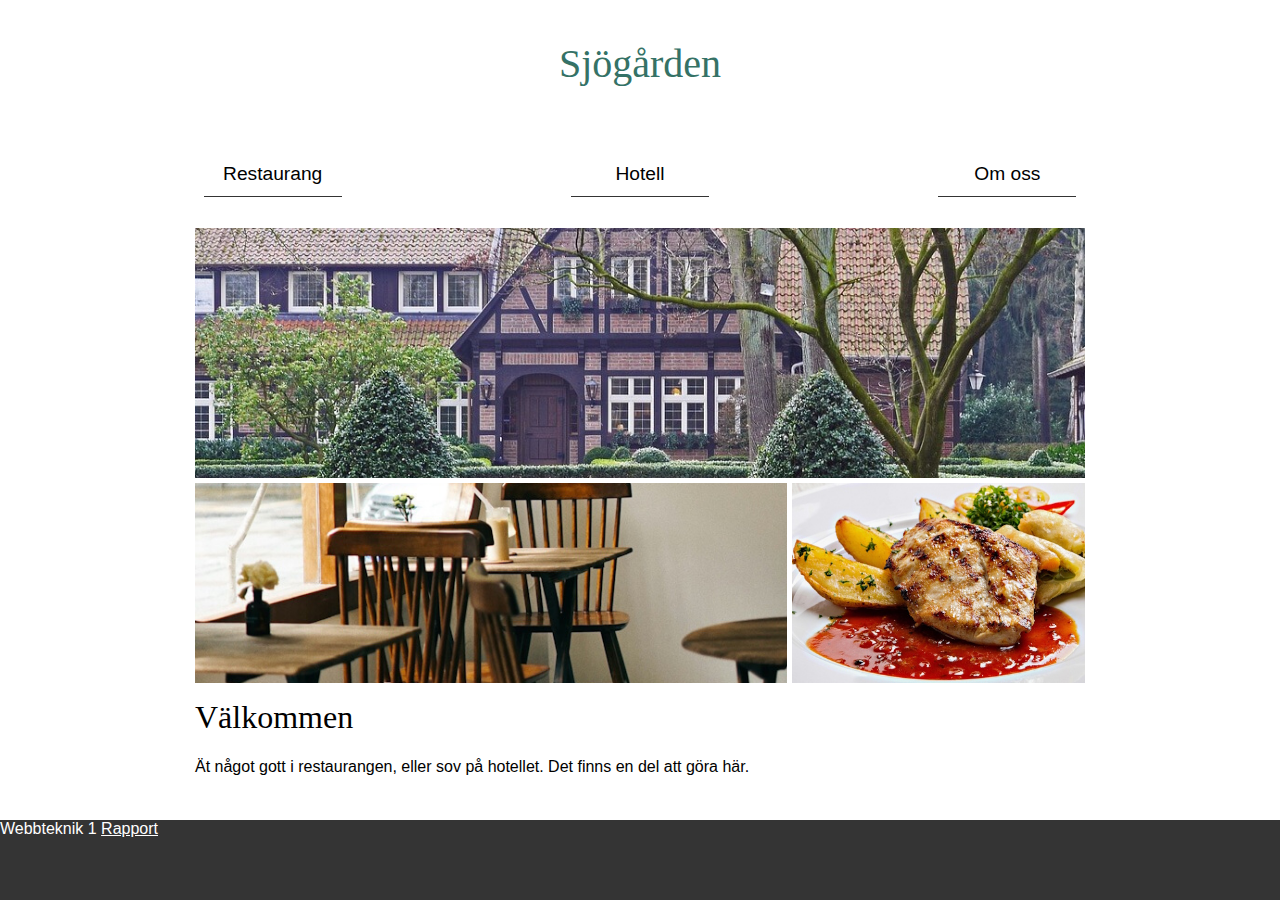
<file: index.html>
<!DOCTYPE html>
<html lang="sv">
<head>
  <meta charset="UTF-8">
  <meta name="viewport" content="width=device-width, initial-scale=1.0">
  <link rel="stylesheet" href="css/style.css">
  <title>Sjögården</title>
</head>
<body>
  <header>
    <div class="logo">
      <a href="./" aria-label="startsida">Sjögården</a>
    </div>
    <div class="nav-button">
      <input type="checkbox" id="menu-button" class="nav-btn-input">
      <label for="menu-button" aria-label="Öppna meny"></label>
    </div>
    <nav class="nav-collapsible" id="global-nav">
      <ul class="nav-list">
        <li><a href="./restaurang/">Restaurang</a></li>
        <li><a href="./hotell/">Hotell</a></li>
        <li><a href="./om/">Om oss</a></li>
      </ul>
    </nav>
  </header>
  <main>
    <aside>
      <nav class="nav-collapsible" id="local-nav">
      </nav>
    </aside>
    <div class="main-header">
      <div class="img-collection">
        <div class="main-img">
          <img src="./img/building-front-960.jpg" alt="framsidan av byggnaden"
          srcset="./img/building-front-480.jpg 480w,
                  ./img/building-front-640.jpg 640w,
                  ./img/building-front-960.jpg 960w,
                  ./img/building-front-1280.jpg 1280w"
          sizes="(max-width: 1139px) 80vw,
                  60vw">
        </div>
        <div class="horizontal-img">
          <img src="./img/tables-960.jpg" alt="bord i restaurangen"
          srcset="./img/tables-480.jpg 480w,
                  ./img/tables-640.jpg 640w,
                  ./img/tables-960.jpg 960w"
          sizes="(max-width: 1139px) 60vw,
                  50vw">
        </div>
        <div class="small-img">
          <img src="./img/chicken-480.jpg" alt="en kyckling maträtt">
        </div>
      </div>
      <section>
        <h1>Välkommen</h1>
        <p>Ät något gott i restaurangen, eller sov på hotellet. Det finns en del att göra här.</p>
      </section>
    </div>
  </main>
  <footer>
    Webbteknik 1
    <a href="./docs/rapport.html">Rapport</a>
  </footer>
</body>
</html>
</file>
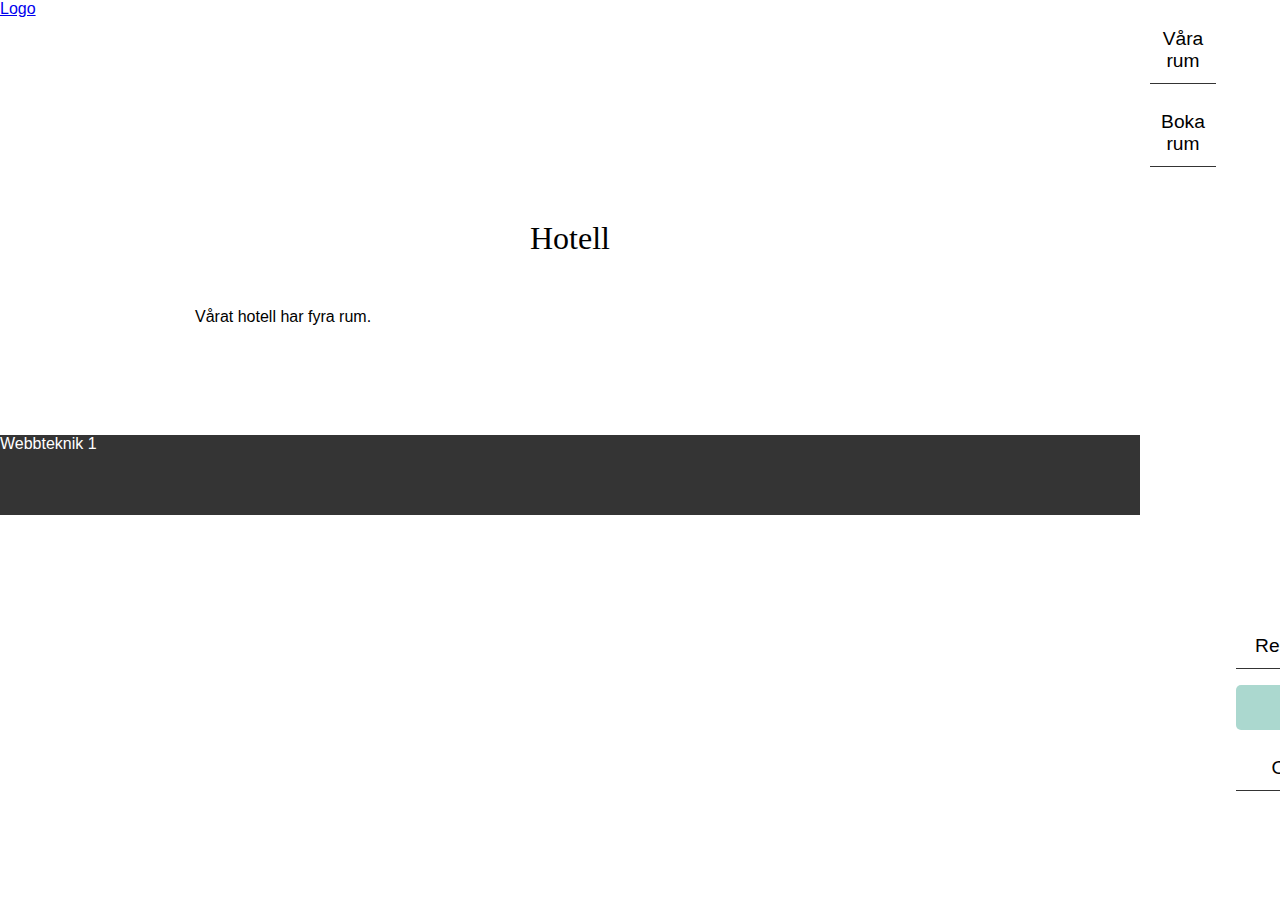
<file: hotell/index.html>
<!DOCTYPE html>
<html lang="sv">
<head>
  <meta charset="UTF-8">
  <meta name="viewport" content="width=device-width, initial-scale=1.0">
  <link rel="stylesheet" href="../css/style.css">
  <title>Hotell</title>
</head>
<body>
  <header>
    <a href="../index.html" id="logo">Logo</a>
  </header>
  <div class="nav-button">
    <label for="menu-button" id="menu-icon"></label>
    <input type="checkbox" id="menu-button">
  </div>
  <nav id="global-nav">
    <ul class="nav-list">
      <li><a href="../restaurang.html">Restaurang</a></li>
      <li><a href="./index.html" class="this-page">Hotell</a></li>
      <li><a href="../om.html">Om oss</a></li>
    </ul>
  </nav>
  <aside id="local-nav-sidebar">
    <nav>
      <ul class="nav-list">
        <li><a href="./rum.html">Våra rum</a></li>
        <li><a href="./boka-rum.html">Boka rum</a></li>
      </ul>
    </nav>
  </aside>
  <main>
    <div class="main-header">
      <h1>Hotell</h1>
    </div>
    <aside class="in-page-nav">
      <nav>
      </nav>
    </aside>
    <div class="main-body">
      <section>Vårat hotell har fyra rum.</section>
    </div>
  </main>
  <footer>
    Webbteknik 1
  </footer>
</body>
</html>
</file>
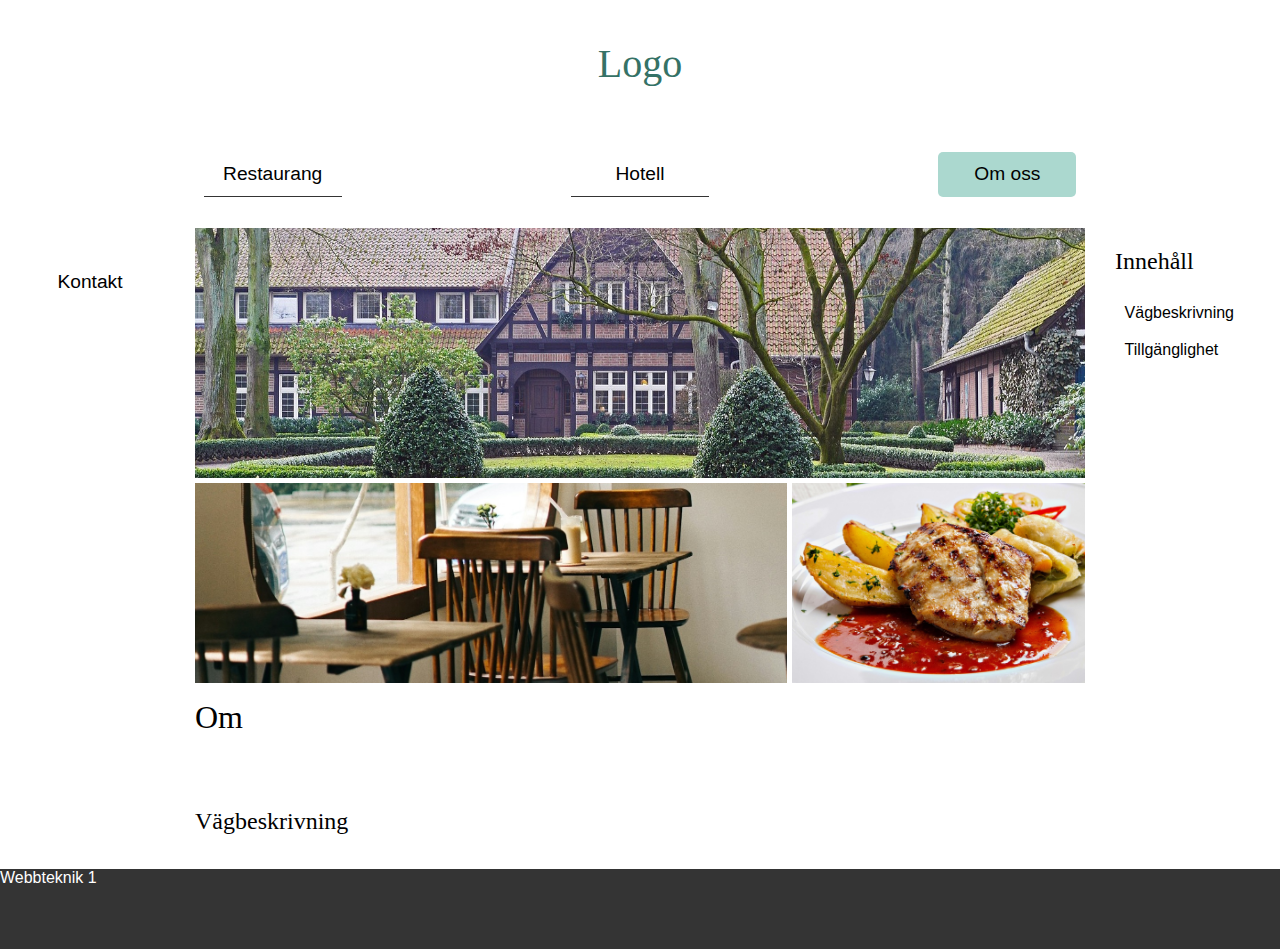
<file: om/index.html>
<!DOCTYPE html>
<html lang="sv">
<head>
  <meta charset="UTF-8">
  <meta name="viewport" content="width=device-width, initial-scale=1.0">
  <link rel="stylesheet" href="../css/style.css">
  <title>Om oss</title>
</head>
<body>
  <header>
    <div class="logo">
      <a href="../">Logo</a>
    </div>
    <div class="nav-button">
      <input type="checkbox" id="menu-button" class="nav-btn-input">
      <label for="menu-button"></label>
    </div>
    <nav class="nav-collapsible" id="global-nav">
      <ul class="nav-list">
        <li><a href="../restaurang.html">Restaurang</a></li>
        <li><a href="../hotell/">Hotell</a></li>
        <li><a href="./" class="this-page">Om oss</a></li>
      </ul>
    </nav>
    <div class="nav-button">
      <input type="checkbox" id="side-menu-btn" class="nav-btn-input">
      <label for="side-menu-btn"></label>
    </div>
    <div class="breadcrumb"></div>
  </header>
  <main>
    <aside>
      <nav class="nav-collapsible" id="local-nav">
        <ul class="nav-list">
          <li><a href="./kontakt.html">Kontakt</a></li>
        </ul>
      </nav>
    </aside>
    <div class="main-header">
      <div class="img-collection">
        <div class="main-img">
          <img src="../img/building-front.jpg" alt="">
        </div>
        <div class="horizontal-img">
          <img src="../img/tables.jpg" alt="">
        </div>
        <div class="small-img">
          <img src="../img/chicken.jpg" alt="">
        </div>
      </div>
      <section>
        <h1>Om</h1>
      </section>
    </div>
    <aside class="in-page-nav">
      <nav>
        <h2>Innehåll</h2>
        <ul class="nav-list">
          <li><a href="#">Vägbeskrivning</a></li>
          <li><a href="#">Tillgänglighet</a></li>
        </ul>
      </nav>
    </aside>
    <div class="main-body">
      <section>
        <h2>Vägbeskrivning</h2>
      </section>
    </div>
  </main>
  <footer>
    Webbteknik 1
  </footer>
</body>
</html>
</file>
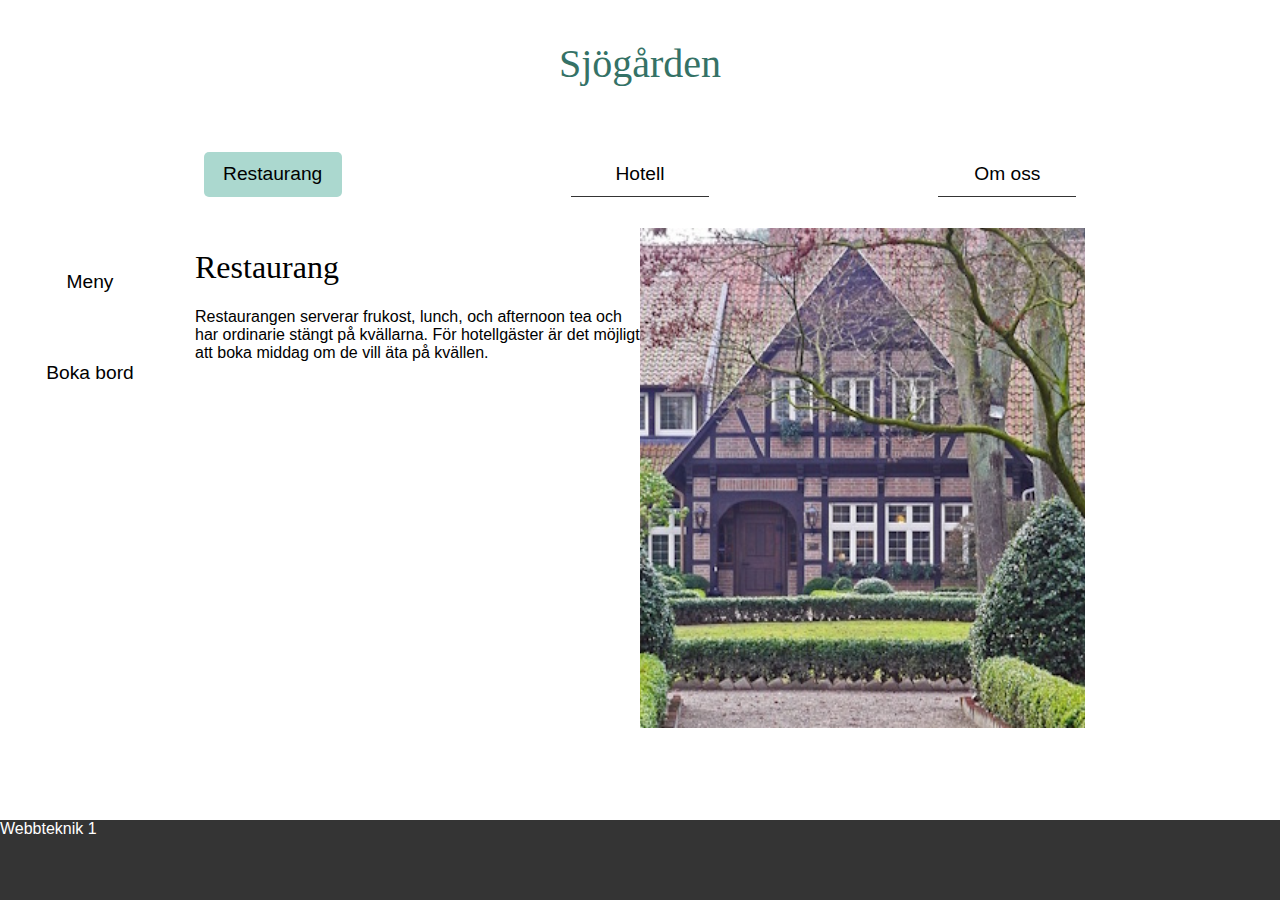
<file: restaurang/index.html>
<!DOCTYPE html>
<html lang="sv">
<head>
  <meta charset="UTF-8">
  <meta name="viewport" content="width=device-width, initial-scale=1.0">
  <link rel="stylesheet" href="../css/style.css">
  <title>Restaurang - Sjögården</title>
</head>
<body>
  <header>
    <div class="logo">
      <a href="../" aria-label="startsida">Sjögården</a>
    </div>
    <div class="nav-button">
      <input type="checkbox" id="menu-button" class="nav-btn-input">
      <label for="menu-button" aria-label="Öppna meny"></label>
    </div>
    <nav class="nav-collapsible" id="global-nav">
      <ul class="nav-list">
        <li><a href="./" class="this-page">Restaurang</a></li>
        <li><a href="../hotell/">Hotell</a></li>
        <li><a href="../om/">Om oss</a></li>
      </ul>
    </nav>
    <div class="nav-button">
      <input type="checkbox" id="side-menu-btn" class="nav-btn-input">
      <label for="side-menu-btn" aria-label="Öppna sidomeny"></label>
    </div>
    <div class="breadcrumb"></div>
  </header>
  <main>
    <aside>
      <nav class="nav-collapsible" id="local-nav">
        <ul class="nav-list">
          <li><a href="./meny.html">Meny</a></li>
          <li><a href="./boka-bord.html">Boka bord</a></li>
        </ul>
      </nav>
    </aside>
    <div class="main-header">
      <section>
        <h1>Restaurang</h1>
        <p>Restaurangen serverar frukost, lunch, och afternoon tea och har ordinarie stängt på kvällarna. För hotellgäster är det möjligt att boka middag om de vill äta på kvällen.</p>
      </section>
      <div class="img-container">
        <img src="../img/building-front-640.jpg" alt="framsidan av byggnaden"
        srcset="../img/building-front-480.jpg 480w,
                ../img/building-front-640.jpg 640w,
                ../img/building-front-960.jpg 960w"
        sizes="(max-width: 779px) 100vw,
               (max-width: 1139px) 50vw,
               40vw">
      </div>
    </div>
    <div class="main-body">
    </div>
  </main>
  <footer>
    Webbteknik 1
  </footer>
</body>
</html>
</file>
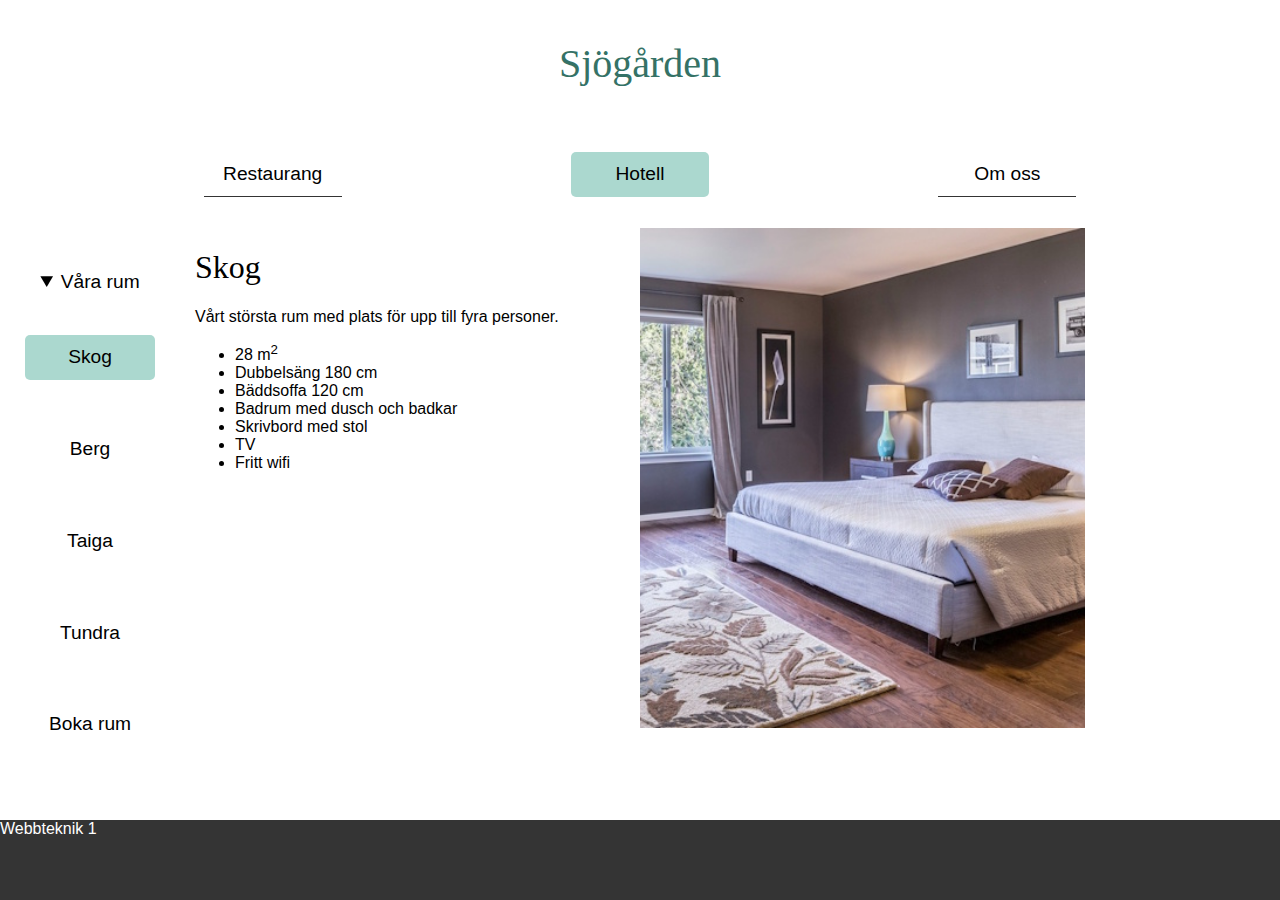
<file: hotell/rum/index.html>
<!DOCTYPE html>
<html lang="sv">
<head>
  <meta charset="UTF-8">
  <meta name="viewport" content="width=device-width, initial-scale=1.0">
  <link rel="stylesheet" href="../../css/style.css">
  <title>Skog - Sjögården</title>
</head>
<body>
  <header>
    <div class="logo">
      <a href="../../" aria-label="startsida">Sjögården</a>
    </div>
    <div class="nav-button">
      <input type="checkbox" id="menu-button" class="nav-btn-input">
      <label for="menu-button" aria-label="Öppna meny"></label>
    </div>
    <nav class="nav-collapsible" id="global-nav">
      <ul class="nav-list">
        <li><a href="../../restaurang.html">Restaurang</a></li>
        <li><a href="../" class="this-page">Hotell</a></li>
        <li><a href="../../om/">Om oss</a></li>
      </ul>
    </nav>
    <div class="nav-button">
      <input type="checkbox" id="side-menu-btn" class="nav-btn-input">
      <label for="side-menu-btn" aria-label="Öppna sidomeny"></label>
    </div>
    <div class="breadcrumb"></div>
  </header>
  <main>
    <aside>
      <nav class="nav-collapsible" id="local-nav">
        <ul class="nav-list">
          <li><details open>
            <summary>Våra rum</summary>
            <ul class="nav-list">
              <li><a href="./index.html" class="this-page">Skog</a></li>
              <li><a href="./rum2.html">Berg</a></li>
              <li><a href="./rum3.html">Taiga</a></li>
              <li><a href="./rum4.html">Tundra</a></li>
            </ul>
          </details></li>
          <li><a href="../boka-rum.html">Boka rum</a></li>
        </ul>
      </nav>
    </aside>
    <div class="main-header">
      <section>
        <h1>Skog</h1>
        <p>Vårt största rum med plats för upp till fyra personer.</p>
        <ul>
          <li>28 m<sup>2</sup></li>
          <li>Dubbelsäng 180 cm</li>
          <li>Bäddsoffa 120 cm</li>
          <li>Badrum med dusch och badkar</li>
          <li>Skrivbord med stol</li>
          <li>TV</li>
          <li>Fritt wifi</li>
        </ul>
      </section>
      <div class="img-container">
        <img src="../../img/large-bedroom-640.jpg" alt="hotellrummet Skog"
        srcset="../../img/large-bedroom-480.jpg 480w,
                ../../img/large-bedroom-640.jpg 640w,
                ../../img/large-bedroom-960.jpg 960w"
        sizes="(max-width: 779px) 100vw,
               (max-width: 1039px) 50vw,
               40vw">
      </div>
    </div>
    <div class="main-body">
    </div>
  </main>
  <footer>
    Webbteknik 1
  </footer>
</body>
</html>
</file>
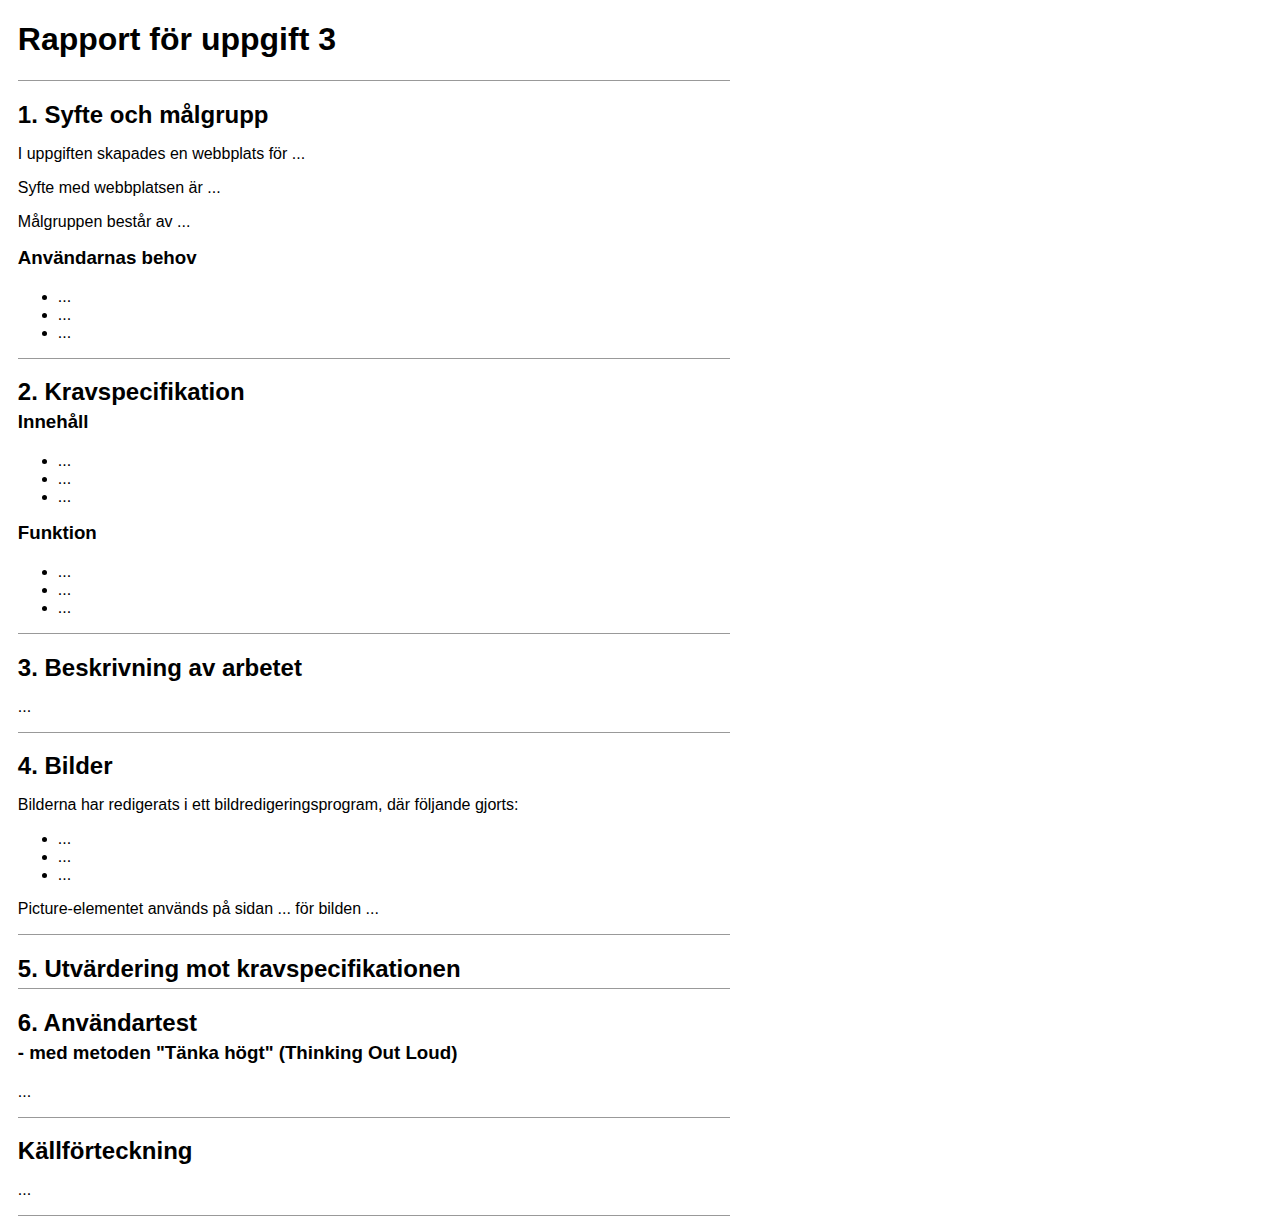
<file: rapport.html>
<!DOCTYPE html>
<html lang="sv">

<head>
    <meta charset="UTF-8">
    <meta http-equiv="X-UA-Compatible" content="IE=edge">
    <meta name="viewport" content="width=device-width, initial-scale=1.0">
    <title>Rapport för uppgift 3 i Webbteknik 1</title>
    <style>
        html {
            font-size: 16px
        }

        body {
            background-color: #FFF;
            color: #000;
            font-family: Verdana, Geneva, Tahoma, sans-serif;
            max-width: 80ch;
            margin-left: 2ch;
        }

        header,
        section {
            border-bottom: 1px solid #999;
        }

        img {
            max-width: 100%;
        }

        p {
            text-align: justify;
        }

        h2 {
            margin-bottom: 0.2em;
        }

        h3 {
            margin-top: 0.2em;
        }
    </style>
</head>

<body>
    <header>
        <h1>Rapport för uppgift 3</h1>
    </header>
    <main>
        <section>
            <h2>1. Syfte och målgrupp</h2>
            <p>I uppgiften skapades en webbplats för ...
                <!-- Ange vad det är för företag eller annan organisation. -->
            </p>
            <p>Syfte med webbplatsen är ...
                <!-- Fyll på med kort beskrivning som anger syftet med webbplatsen. -->
                <!-- Alltså syfte och mål med webbplatsen för företaget eller organisationen. -->
            </p>
            <p>Målgruppen består av ...
                <!-- Fyll på med beskrivning som identifierar målgruppen. -->
                <!-- Ange också eventuell uppdelning i delgrupper. -->
            </p>
            <h3>Användarnas behov</h3>
            <!-- Skriv korta punkter som beskriver vilka behov webbplatsen ska uppfylla. -->
            <!-- Altså resultatet av målgruppsanalysen. Beskrivning av hur du gjort analysen ska inte finnas med. -->
            <ul>
                <li>...</li>
                <li>...</li>
                <li>...</li>
            </ul>
        </section>
        <section>
            <h2>2. Kravspecifikation</h2>
            <!-- Kravspecifikationen ska vara utformad enligt Garretts modell på det sätt som visas i föreläsningar och laboration. -->
            <h3>Innehåll</h3>
            <!-- Skriv korta konkreta och mätbara krav som beskriver VAD innehållet ska bestå av. -->
            <ul>
                <li>...</li>
                <li>...</li>
                <li>...</li>
            </ul>
            <h3>Funktion</h3>
            <!-- Skriv korta konkreta och mätbara krav som beskriver VAD användaren ska kunna göra. -->
            <ul>
                <li>...</li>
                <li>...</li>
                <li>...</li>
            </ul>
        </section>
        <section>
            <h2>3. Beskrivning av arbetet</h2>
            <!-- Beskriv hur du arbetat med uppgiften. -->
            <!-- För VG är det viktigt att du beskriver hur du använt Garretts modell och tar med referenser med sidnummer till boken, för att styrka det du tar upp i din text. Se mer info i rutan om referenser på uppgiftens webbsida. -->
            <p>...</p>
        </section>
        <section>
            <h2>4. Bilder</h2>
            <!-- Beskriv i en punktlista vilka redigeringar du gjort av bilderna i ett bildredigeringsprogram, för att anpassa dem till hur du använder dem på din webbplats. -->
            <p>Bilderna har redigerats i ett bildredigeringsprogram, där följande gjorts:</p>
            <ul>
                <li>...</li>
                <li>...</li>
                <li>...</li>
            </ul>
            <!-- För VG anger du också var på din webbplats du använt dig av picture-elementet. Har du använt det på flera ställen, duplicerar du textstycket. -->
            <!-- Om du inte gjort VG-kravet, tar du bort nedanstående stycke. -->
            <p>Picture-elementet används på sidan ... för bilden ...</p>
        </section>
        <section>
            <h2>5. Utvärdering mot kravspecifikationen</h2>
            <!-- Kopiera din kravspecifikation hit. Efter varje punkt lägger du till en kort mening som motiverar hur kravet är uppfyllt eller motiverar varför det inte är uppfyllt. -->
        </section>
        <section>
            <h2>6. Användartest</h2>
            <h3>- med metoden "Tänka högt" (Thinking Out Loud)</h3>
            <!-- Endast för VG. Har du inte utfört användartest, tar du bort detta avsnitt (hela section-elementet). -->
            <!-- Beskriv hur du genomförde användartestet. Ange vilka brister du upptäckte och hur du åtgärdat dem. -->
            <p>...</p>
        </section>
        <section>
            <h2>Källförteckning</h2>
            <!-- Endast för VG. Har du inte utfört användartest, tar du bort detta avsnitt (hela section-elementet). -->
            <!-- Skriv en källförteckning enligt Harvardsystemet för de källor du refererat till i din text. Det ska åtminstone vara Garretts bok. -->
            <p>...</p>
        </section>
    </main>
</body>

</html>
</file>
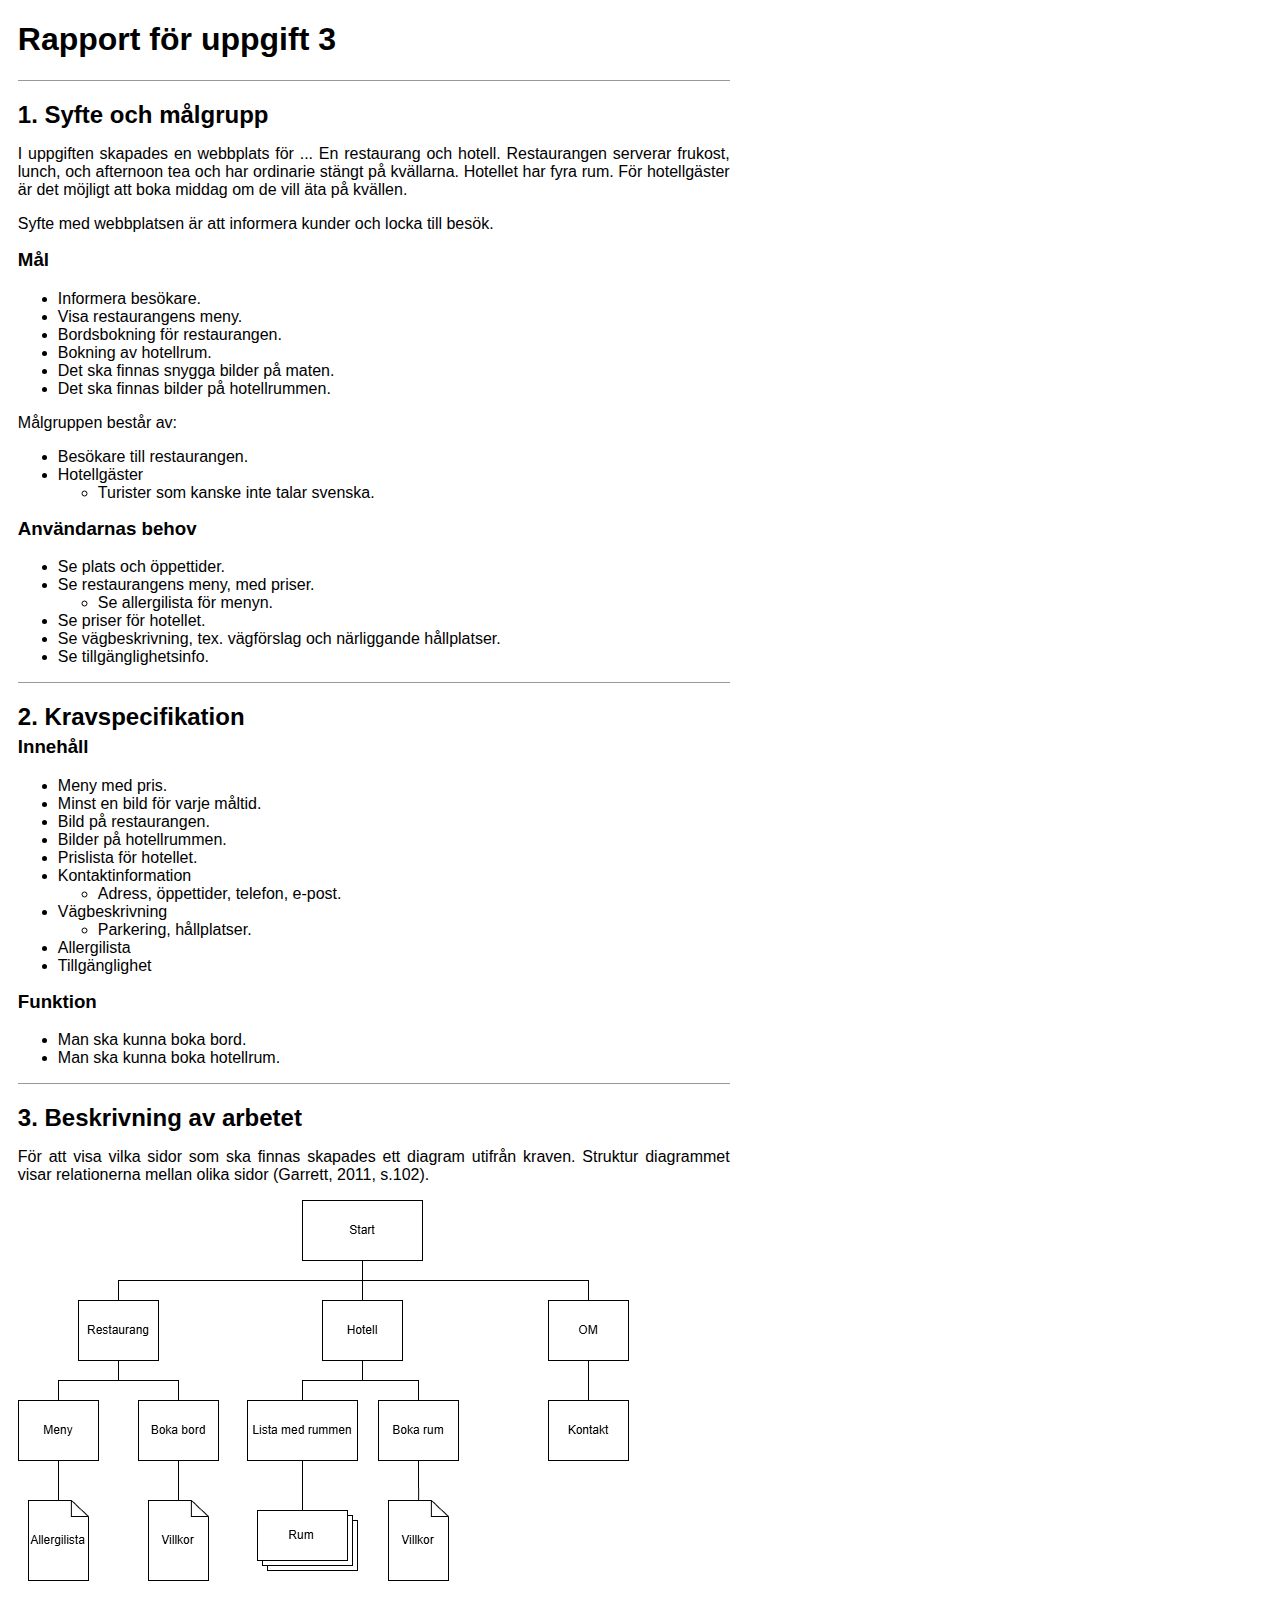
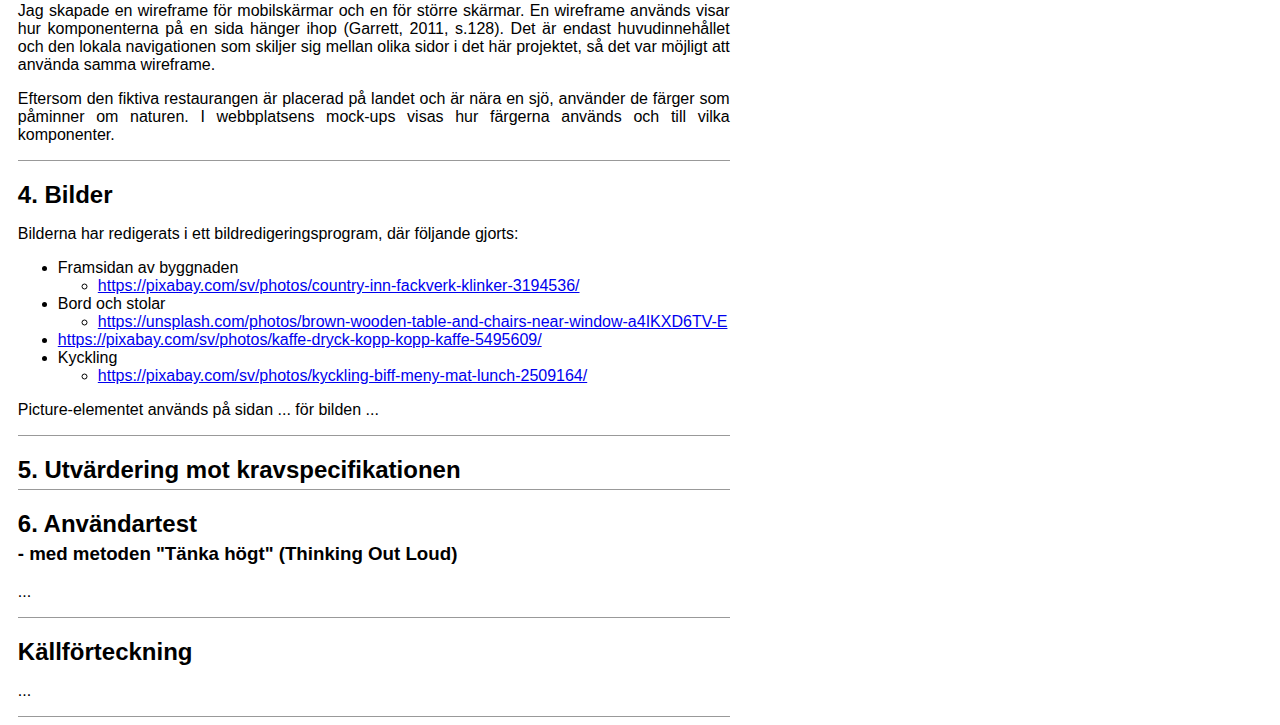
<file: docs/rapport.html>
<!DOCTYPE html>
<html lang="sv">

<head>
  <meta charset="UTF-8">
  <meta http-equiv="X-UA-Compatible" content="IE=edge">
  <meta name="viewport" content="width=device-width, initial-scale=1.0">
  <title>Rapport för uppgift 3 i Webbteknik 1</title>
  <style>
    html {
      font-size: 16px
    }

    body {
      background-color: #FFF;
      color: #000;
      font-family: Verdana, Geneva, Tahoma, sans-serif;
      max-width: 80ch;
      margin-left: 2ch;
    }

    header,
    section {
      border-bottom: 1px solid #999;
    }

    img {
      max-width: 100%;
    }

    p {
      text-align: justify;
    }

    h2 {
      margin-bottom: 0.2em;
    }

    h3 {
      margin-top: 0.2em;
    }
  </style>
</head>

<body>
  <header>
    <h1>Rapport för uppgift 3</h1>
  </header>
  <main>
    <section>
      <h2>1. Syfte och målgrupp</h2>
      <p>I uppgiften skapades en webbplats för ...
        <!-- Ange vad det är för företag eller annan organisation. -->
        En restaurang och hotell.
        <!-- Namnförslag: Sjöbogården? -->
        Restaurangen serverar frukost, lunch, och afternoon tea och har ordinarie stängt på kvällarna.
        Hotellet har fyra rum.
        För hotellgäster är det möjligt att boka middag om de vill äta på kvällen.
      </p>
      <p>Syfte med webbplatsen är att informera kunder och locka till besök.
        <!-- Fyll på med kort beskrivning som anger syftet med webbplatsen. -->
        <!-- Alltså syfte och mål med webbplatsen för företaget eller organisationen. -->
      </p>
      <h3>Mål</h3>
      <ul>
        <li>Informera besökare.</li>
        <li>Visa restaurangens meny.</li>
        <li>Bordsbokning för restaurangen.</li>
        <li>Bokning av hotellrum.</li>
        <li>Det ska finnas snygga bilder på maten.</li>
        <li>Det ska finnas bilder på hotellrummen.</li>
      </ul>
      <p>Målgruppen består av:
        <!-- Fyll på med beskrivning som identifierar målgruppen. -->
        <!-- Ange också eventuell uppdelning i delgrupper. -->
      </p>
      <ul>
        <li>Besökare till restaurangen.</li>
        <li>Hotellgäster
          <ul>
            <li>Turister som kanske inte talar svenska.</li>
          </ul>
        </li>
      </ul>
      <h3>Användarnas behov</h3>
      <!-- Skriv korta punkter som beskriver vilka behov webbplatsen ska uppfylla. -->
      <!-- Altså resultatet av målgruppsanalysen. Beskrivning av hur du gjort analysen ska inte finnas med. -->
      <ul>
        <li>Se plats och öppettider.</li>
        <li>Se restaurangens meny, med priser.
          <ul>
            <li>Se allergilista för menyn.</li>
          </ul>
        </li>
        <li>Se priser för hotellet.</li>
        <li>Se vägbeskrivning, tex. vägförslag och närliggande hållplatser.</li>
        <li>Se tillgänglighetsinfo.</li>
      </ul>
    </section>
    <section>
      <h2>2. Kravspecifikation</h2>
      <!-- Kravspecifikationen ska vara utformad enligt Garretts modell på det sätt som visas i föreläsningar och laboration. -->
      <h3>Innehåll</h3>
      <!-- Skriv korta konkreta och mätbara krav som beskriver VAD innehållet ska bestå av. -->
      <ul>
        <li>Meny med pris.</li>
        <li>Minst en bild för varje måltid.</li>
        <li>Bild på restaurangen.</li>
        <li>Bilder på hotellrummen.</li>
        <li>Prislista för hotellet.</li>
        <li>Kontaktinformation
          <ul>
            <li>Adress, öppettider, telefon, e-post.</li>
          </ul>
        </li>
        <li>Vägbeskrivning
          <ul>
            <li>Parkering, hållplatser.</li>
          </ul>
        </li>
        <li>Allergilista</li>
        <li>Tillgänglighet</li>
      </ul>
      <h3>Funktion</h3>
      <!-- Skriv korta konkreta och mätbara krav som beskriver VAD användaren ska kunna göra. -->
      <ul>
        <li>Man ska kunna boka bord.</li>
        <li>Man ska kunna boka hotellrum.</li>
      </ul>
    </section>
    <section>
      <h2>3. Beskrivning av arbetet</h2>
      <!-- Beskriv hur du arbetat med uppgiften. -->
      <!-- För VG är det viktigt att du beskriver hur du använt Garretts modell och tar med referenser med sidnummer till boken, för att styrka det du tar upp i din text. Se mer info i rutan om referenser på uppgiftens webbsida. -->
      <p>För att visa vilka sidor som ska finnas skapades ett diagram utifrån kraven. Struktur diagrammet visar relationerna mellan olika sidor (Garrett, 2011, s.102).</p>
      <img src="structure.png" alt="structure diagram">
      <p>Jag skapade en wireframe för mobilskärmar och en för större skärmar. En wireframe används visar hur komponenterna på en sida hänger ihop (Garrett, 2011, s.128). Det är endast huvudinnehållet och den lokala navigationen som skiljer sig mellan olika sidor i det här projektet, så det var möjligt att använda samma wireframe.</p>
      <p>Eftersom den fiktiva restaurangen är placerad på landet och är nära en sjö, använder de färger som påminner om naturen. I webbplatsens mock-ups visas hur färgerna används och till vilka komponenter.</p>
    </section>
    <section>
      <h2>4. Bilder</h2>
      <!-- Beskriv i en punktlista vilka redigeringar du gjort av bilderna i ett bildredigeringsprogram, för att anpassa dem till hur du använder dem på din webbplats. -->
      <p>Bilderna har redigerats i ett bildredigeringsprogram, där följande gjorts:</p>
      <ul>
        <li>Framsidan av byggnaden
          <ul>
            <li><a href="https://pixabay.com/sv/photos/country-inn-fackverk-klinker-3194536/">https://pixabay.com/sv/photos/country-inn-fackverk-klinker-3194536/</a></li>
          </ul>
        </li>
        <li>Bord och stolar
          <ul>
            <li><a href="https://unsplash.com/photos/brown-wooden-table-and-chairs-near-window-a4IKXD6TV-E">https://unsplash.com/photos/brown-wooden-table-and-chairs-near-window-a4IKXD6TV-E</a></li>
          </ul>
        </li>
        <li><a href="https://pixabay.com/sv/photos/kaffe-dryck-kopp-kopp-kaffe-5495609/">https://pixabay.com/sv/photos/kaffe-dryck-kopp-kopp-kaffe-5495609/</a></li>
        <li>Kyckling
          <ul>
            <li><a href="https://pixabay.com/sv/photos/kyckling-biff-meny-mat-lunch-2509164/">https://pixabay.com/sv/photos/kyckling-biff-meny-mat-lunch-2509164/</a></li>
          </ul>
        </li>
      </ul>
      <!-- För VG anger du också var på din webbplats du använt dig av picture-elementet. Har du använt det på flera ställen, duplicerar du textstycket. -->
      <!-- Om du inte gjort VG-kravet, tar du bort nedanstående stycke. -->
      <p>Picture-elementet används på sidan ... för bilden ...</p>
    </section>
    <section>
      <h2>5. Utvärdering mot kravspecifikationen</h2>
      <!-- Kopiera din kravspecifikation hit. Efter varje punkt lägger du till en kort mening som motiverar hur kravet är uppfyllt eller motiverar varför det inte är uppfyllt. -->
    </section>
    <section>
      <h2>6. Användartest</h2>
      <h3>- med metoden "Tänka högt" (Thinking Out Loud)</h3>
      <!-- Endast för VG. Har du inte utfört användartest, tar du bort detta avsnitt (hela section-elementet). -->
      <!-- Beskriv hur du genomförde användartestet. Ange vilka brister du upptäckte och hur du åtgärdat dem. -->
      <p>...</p>
    </section>
    <section>
      <h2>Källförteckning</h2>
      <!-- Endast för VG. Har du inte utfört användartest, tar du bort detta avsnitt (hela section-elementet). -->
      <!-- Skriv en källförteckning enligt Harvardsystemet för de källor du refererat till i din text. Det ska åtminstone vara Garretts bok. -->
      <p>...</p>
    </section>
  </main>
</body>

</html>
</file>
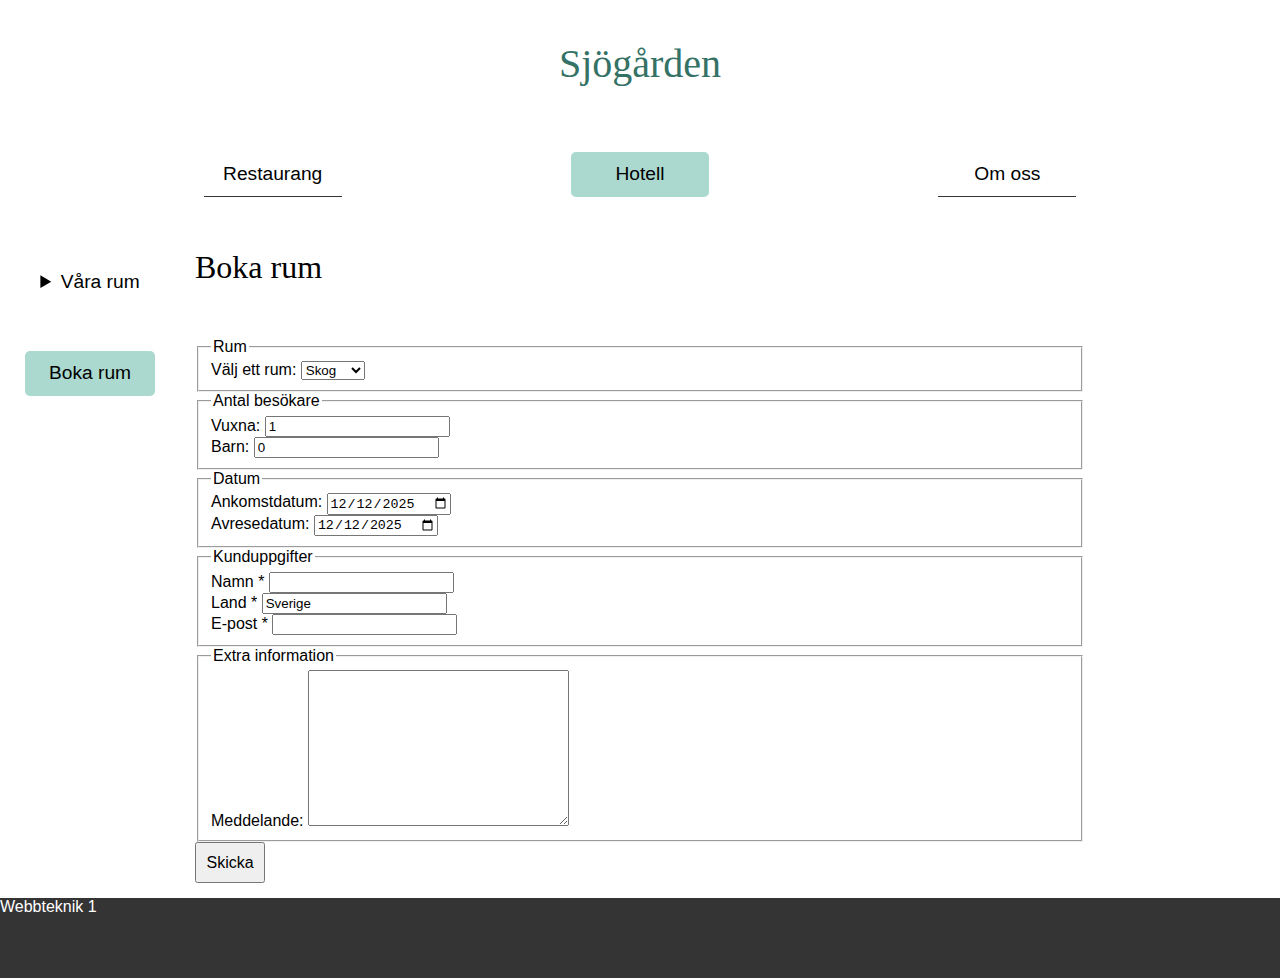
<file: hotell/boka-rum.html>
<!DOCTYPE html>
<html lang="sv">
<head>
  <meta charset="UTF-8">
  <meta name="viewport" content="width=device-width, initial-scale=1.0">
  <link rel="stylesheet" href="../css/style.css">
  <title>Boka rum - Sjögården</title>
</head>
<body>
  <header>
    <div class="logo">
      <a href="../" aria-label="startsida">Sjögården</a>
    </div>
    <div class="nav-button">
      <input type="checkbox" id="menu-button" class="nav-btn-input">
      <label for="menu-button" aria-label="Öppna meny"></label>
    </div>
    <nav class="nav-collapsible" id="global-nav">
      <ul class="nav-list">
        <li><a href="../restaurang/">Restaurang</a></li>
        <li><a href="./" class="this-page">Hotell</a></li>
        <li><a href="../om/">Om oss</a></li>
      </ul>
    </nav>
    <div class="nav-button">
      <input type="checkbox" id="side-menu-btn" class="nav-btn-input">
      <label for="side-menu-btn" aria-label="Öppna sidomeny"></label>
    </div>
    <div class="breadcrumb"></div>
  </header>
  <main>
    <aside>
      <nav class="nav-collapsible" id="local-nav">
        <ul class="nav-list">
          <li><details>
            <summary>Våra rum</summary>
            <ul class="nav-list">
              <li><a href="./rum/index.html">Skog</a></li>
              <li><a href="./rum/rum2.html">Berg</a></li>
              <li><a href="./rum/rum3.html">Taiga</a></li>
              <li><a href="./rum/rum4.html">Tundra</a></li>
            </ul>
          </details></li>
          <li><a href="./boka-rum.html" class="this-page">Boka rum</a></li>
        </ul>
      </nav>
    </aside>
    <div class="main-header">
      <section>
        <h1>Boka rum</h1>
      </section>
    </div>
    <div class="main-body">
      <form method="get" name="room-booking">
        <fieldset>
          <legend>Rum</legend>
          <label for="room-select">Välj ett rum:</label>
          <select name="room" id="room-select">
            <option value="skog">Skog</option>
            <option value="berg">Berg</option>
            <option value="taiga">Taiga</option>
            <option value="tundra">Tundra</option>
          </select>
        </fieldset>
        <fieldset>
          <legend>Antal besökare</legend>
          <div class="input-container">
            <label for="nr-of-adults">Vuxna:</label>
            <input type="number" name="adults" id="nr-of-adults" value="1" min="1" required>
          </div>
          <div class="input-container">
            <label for="nr-of-children">Barn:</label>
            <input type="number" name="children" id="nr-of-children" value="0" min="0">
          </div>
        </fieldset>
        <fieldset>
          <legend>Datum</legend>
          <div class="input-container">
            <label for="start">Ankomstdatum:</label>
            <input type="date" id="start" name="stay-start" value="2025-12-12" min="2025-12-12" required/>
          </div>
          <div class="input-container">
            <label for="end">Avresedatum:</label>
            <input type="date" id="end" name="stay-end" value="2025-12-12" min="2025-12-12" required/>
          </div>
        </fieldset>
        <fieldset>
          <legend>Kunduppgifter</legend>
          <div class="input-container">
            <label for="name">Namn *</label>
            <input type="text" name="name" id="name" required>
          </div>
          <div class="input-container">
            <label for="country">Land *</label>
            <input type="text" name="country" id="country" value="Sverige" required>
          </div>
          <div class="input-container">
            <label for="email">E-post *</label>
            <input type="text" name="email" id="email" required>
          </div>
        </fieldset>
        <fieldset>
          <legend>Extra information</legend>
          <label for="message">Meddelande:</label>
          <textarea name="message" id="message" cols="30" rows="10"></textarea>
        </fieldset>
        <button type="submit">Skicka</button>
      </form>
    </div>
  </main>
  <footer>
    Webbteknik 1
  </footer>
</body>
</html>
</file>
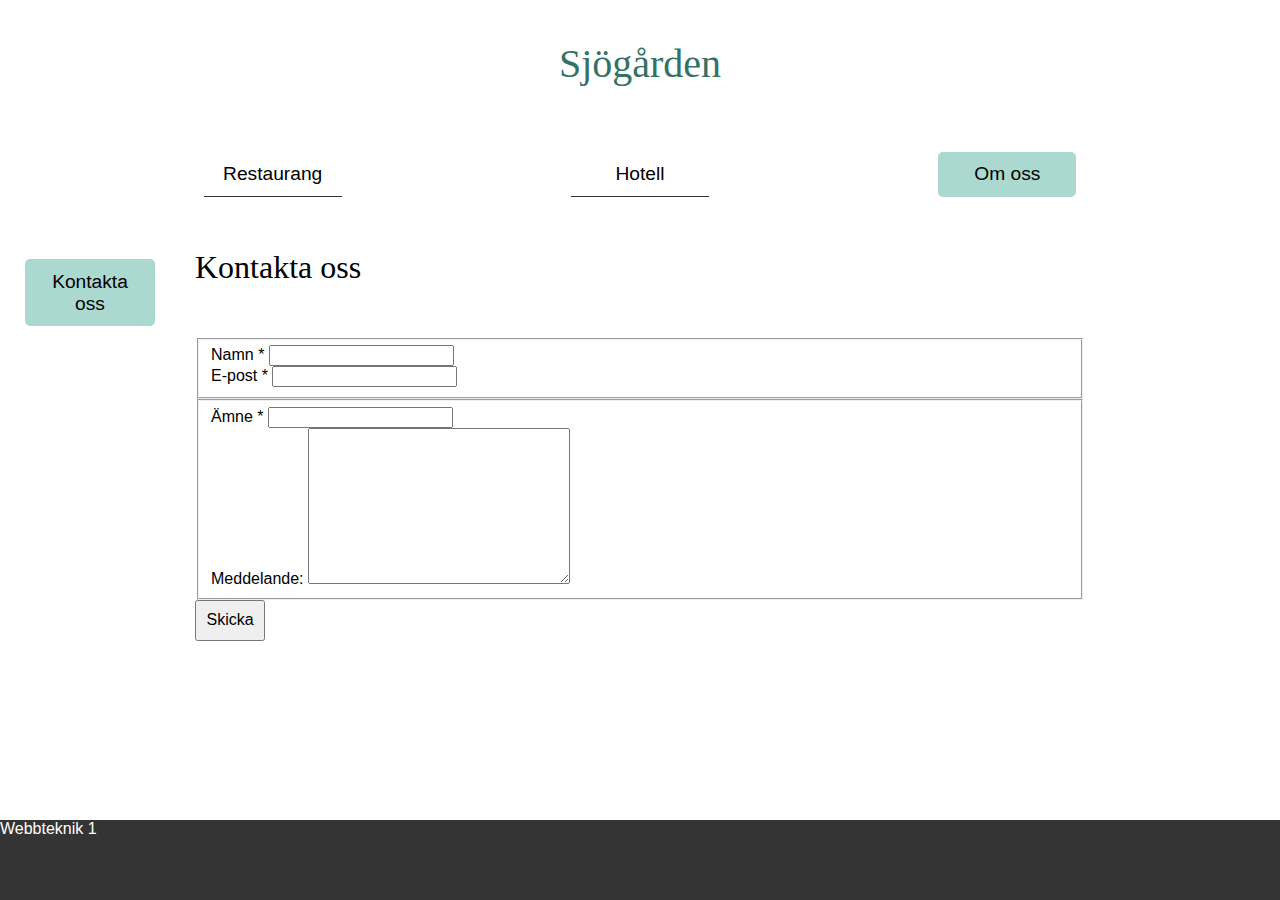
<file: om/kontakt.html>
<!DOCTYPE html>
<html lang="sv">
<head>
  <meta charset="UTF-8">
  <meta name="viewport" content="width=device-width, initial-scale=1.0">
  <link rel="stylesheet" href="../css/style.css">
  <title>Kontakta oss - Sjögården</title>
</head>
<body>
  <header>
    <div class="logo">
      <a href="../" aria-label="startsida">Sjögården</a>
    </div>
    <div class="nav-button">
      <input type="checkbox" id="menu-button" class="nav-btn-input">
      <label for="menu-button" aria-label="Öppna meny"></label>
    </div>
    <nav class="nav-collapsible" id="global-nav">
      <ul class="nav-list">
        <li><a href="../restaurang/">Restaurang</a></li>
        <li><a href="../hotell/">Hotell</a></li>
        <li><a href="./" class="this-page">Om oss</a></li>
      </ul>
    </nav>
    <div class="nav-button">
      <input type="checkbox" id="side-menu-btn" class="nav-btn-input">
      <label for="side-menu-btn" aria-label="Öppna sidomeny"></label>
    </div>
    <div class="breadcrumb"></div>
  </header>
  <main>
    <aside>
      <nav class="nav-collapsible" id="local-nav">
        <ul class="nav-list">
          <li><a href="./kontakt.html" class="this-page">Kontakta oss</a></li>
        </ul>
      </nav>
    </aside>
    <div class="main-header">
      <section>
        <h1>Kontakta oss</h1>
      </section>
    </div>
    <div class="main-body">
      <form method="get" name="contact-question">
        <fieldset>
          <div class="input-container">
            <label for="name">Namn *</label>
            <input type="text" name="name" id="name" required>
          </div>
          <div class="input-container">
            <label for="email">E-post *</label>
            <input type="email" name="email" id="email" required>
          </div>
        </fieldset>
        <fieldset>
          <div class="input-container">
            <label for="topic">Ämne *</label>
            <input type="text" name="topic" id="topic" required>
          </div>
          <label for="message">Meddelande:</label>
          <textarea name="message" id="message" cols="30" rows="10" required></textarea>
        </fieldset>
        <button type="submit">Skicka</button>
      </form>
    </div>
  </main>
  <footer>
    Webbteknik 1
  </footer>
</body>
</html>
</file>
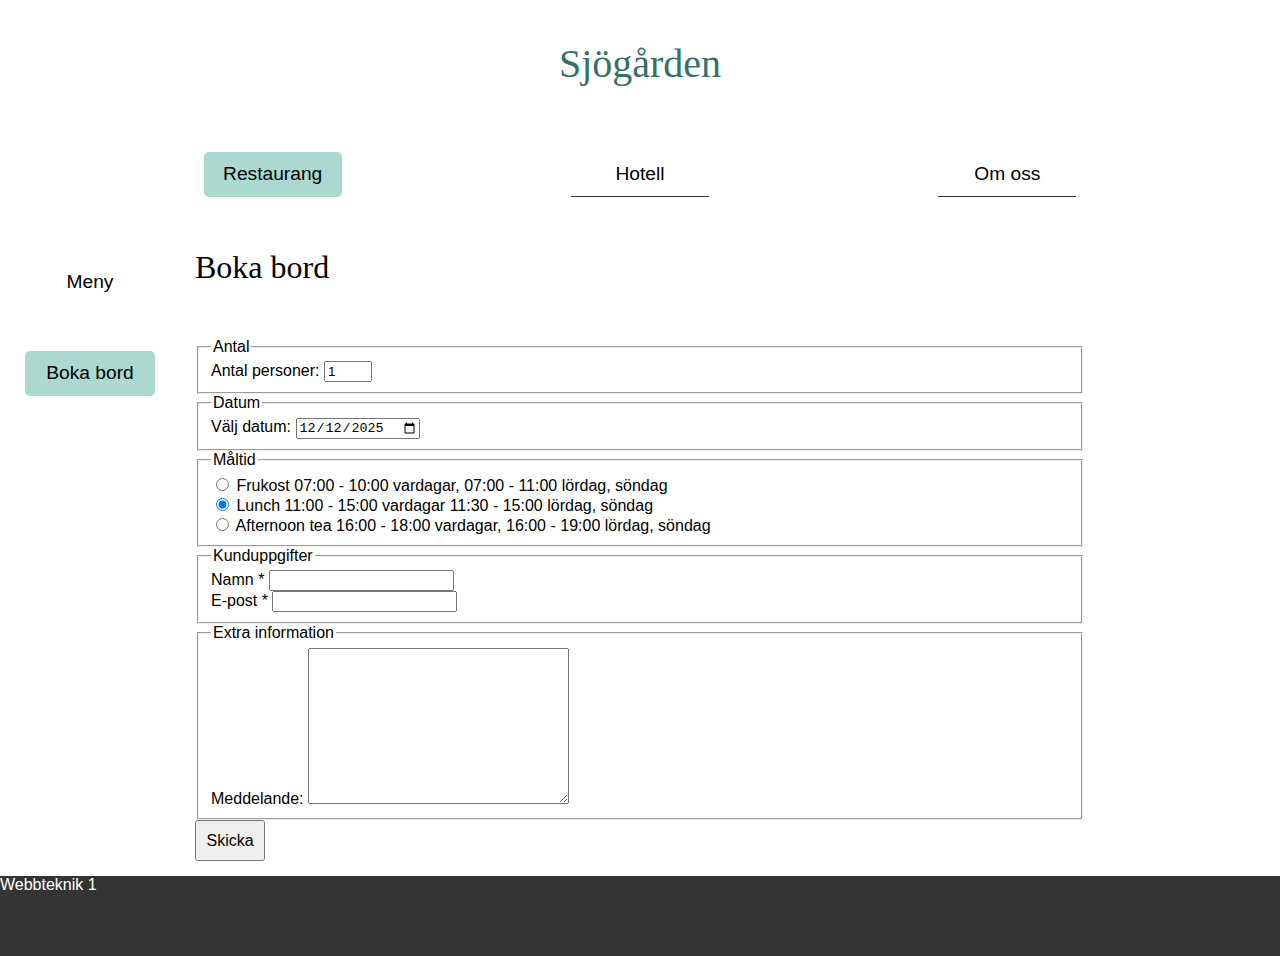
<file: restaurang/boka-bord.html>
<!DOCTYPE html>
<html lang="sv">
<head>
  <meta charset="UTF-8">
  <meta name="viewport" content="width=device-width, initial-scale=1.0">
  <link rel="stylesheet" href="../css/style.css">
  <title>Boka bord - Sjögården</title>
</head>
<body>
  <header>
    <div class="logo">
      <a href="../" aria-label="startsida">Sjögården</a>
    </div>
    <div class="nav-button">
      <input type="checkbox" id="menu-button" class="nav-btn-input">
      <label for="menu-button" aria-label="Öppna meny"></label>
    </div>
    <nav class="nav-collapsible" id="global-nav">
      <ul class="nav-list">
        <li><a href="./" class="this-page">Restaurang</a></li>
        <li><a href="../hotell/">Hotell</a></li>
        <li><a href="../om/">Om oss</a></li>
      </ul>
    </nav>
    <div class="nav-button">
      <input type="checkbox" id="side-menu-btn" class="nav-btn-input">
      <label for="side-menu-btn" aria-label="Öppna sidomeny"></label>
    </div>
    <div class="breadcrumb"></div>
  </header>
  <main>
    <aside>
      <nav class="nav-collapsible" id="local-nav">
        <ul class="nav-list">
          <li><a href="./meny.html">Meny</a></li>
          <li><a href="./boka-bord.html" class="this-page">Boka bord</a></li>
        </ul>
      </nav>
    </aside>
    <div class="main-header">
      <section>
        <h1>Boka bord</h1>
      </section>
    </div>
    <div class="main-body">
      <form method="get" name="table-booking">
        <fieldset>
          <legend>Antal</legend>
          <div class="input-container">
            <label for="nr-of-guests">Antal personer:</label>
            <input type="number" name="guests" id="nr-of-guests" value="1" min="1" max="8" required>
          </div>
        </fieldset>
        <fieldset>
          <legend>Datum</legend>
          <div class="input-container">
            <label for="date">Välj datum:</label>
            <input type="date" id="date" name="date" value="2025-12-12" min="2025-12-12" required/>
          </div>
        </fieldset>
        <fieldset>
          <legend>Måltid</legend>
          <div class="input-container">
            <input type="radio" id="breakfast" name="meal-type" value="breakfast"/>
            <label for="breakfast">Frukost 07:00 - 10:00 vardagar, 07:00 - 11:00 lördag, söndag</label>
          </div>
          <div class="input-container">
            <input type="radio" id="lunch" name="meal-type" value="lunch" checked/>
            <label for="lunch">Lunch 11:00 - 15:00 vardagar 11:30 - 15:00 lördag, söndag</label>
          </div>
          <div class="input-container">
            <input type="radio" id="afternoon-tea" name="meal-type" value="afternoon-tea"/>
            <label for="afternoon-tea">Afternoon tea 16:00 - 18:00 vardagar, 16:00 - 19:00 lördag, söndag</label>
          </div>
        </fieldset>
        <fieldset>
          <legend>Kunduppgifter</legend>
          <div class="input-container">
            <label for="name">Namn *</label>
            <input type="text" name="name" id="name" required>
          </div>
          <div class="input-container">
            <label for="email">E-post *</label>
            <input type="email" name="email" id="email" required>
          </div>
        </fieldset>
        <fieldset>
          <legend>Extra information</legend>
          <label for="message">Meddelande:</label>
          <textarea name="message" id="message" cols="30" rows="10"></textarea>
        </fieldset>
        <button type="submit">Skicka</button>
      </form>
    </div>
  </main>
  <footer>
    Webbteknik 1
  </footer>
</body>
</html>
</file>
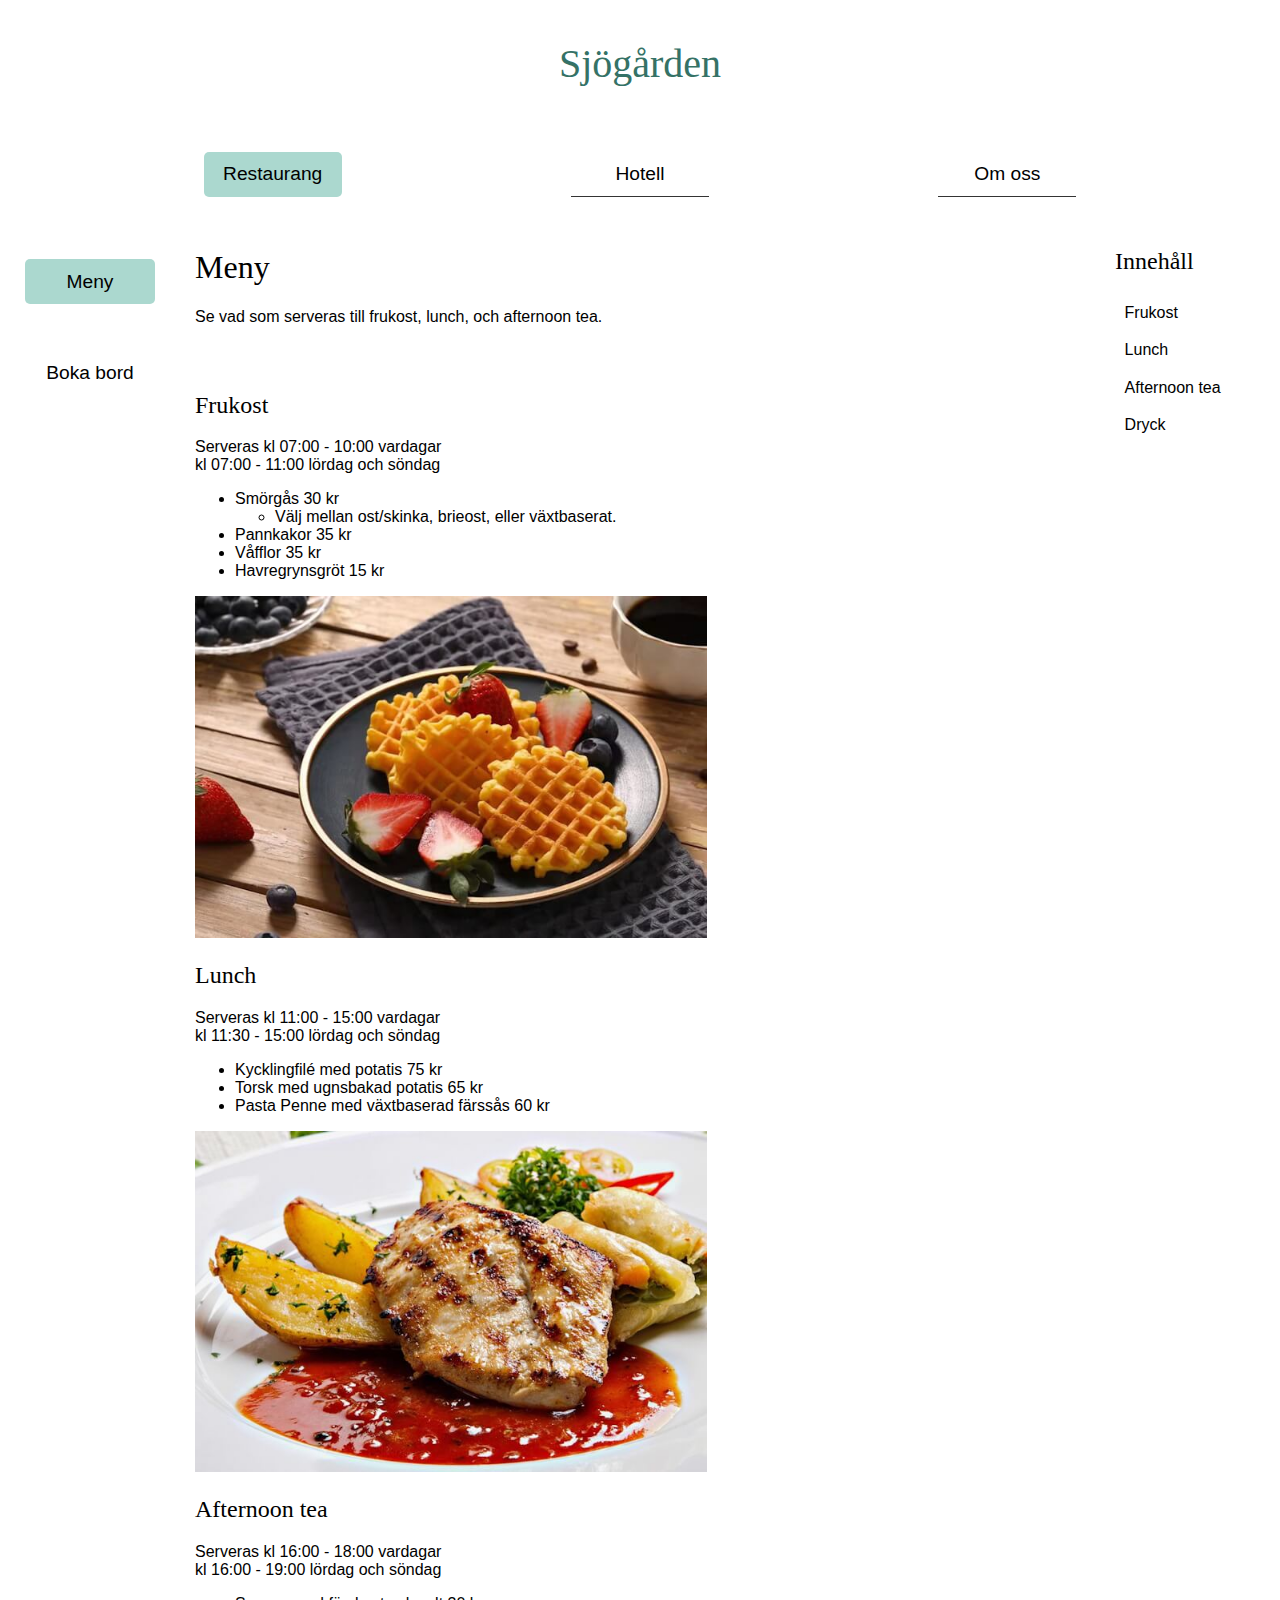
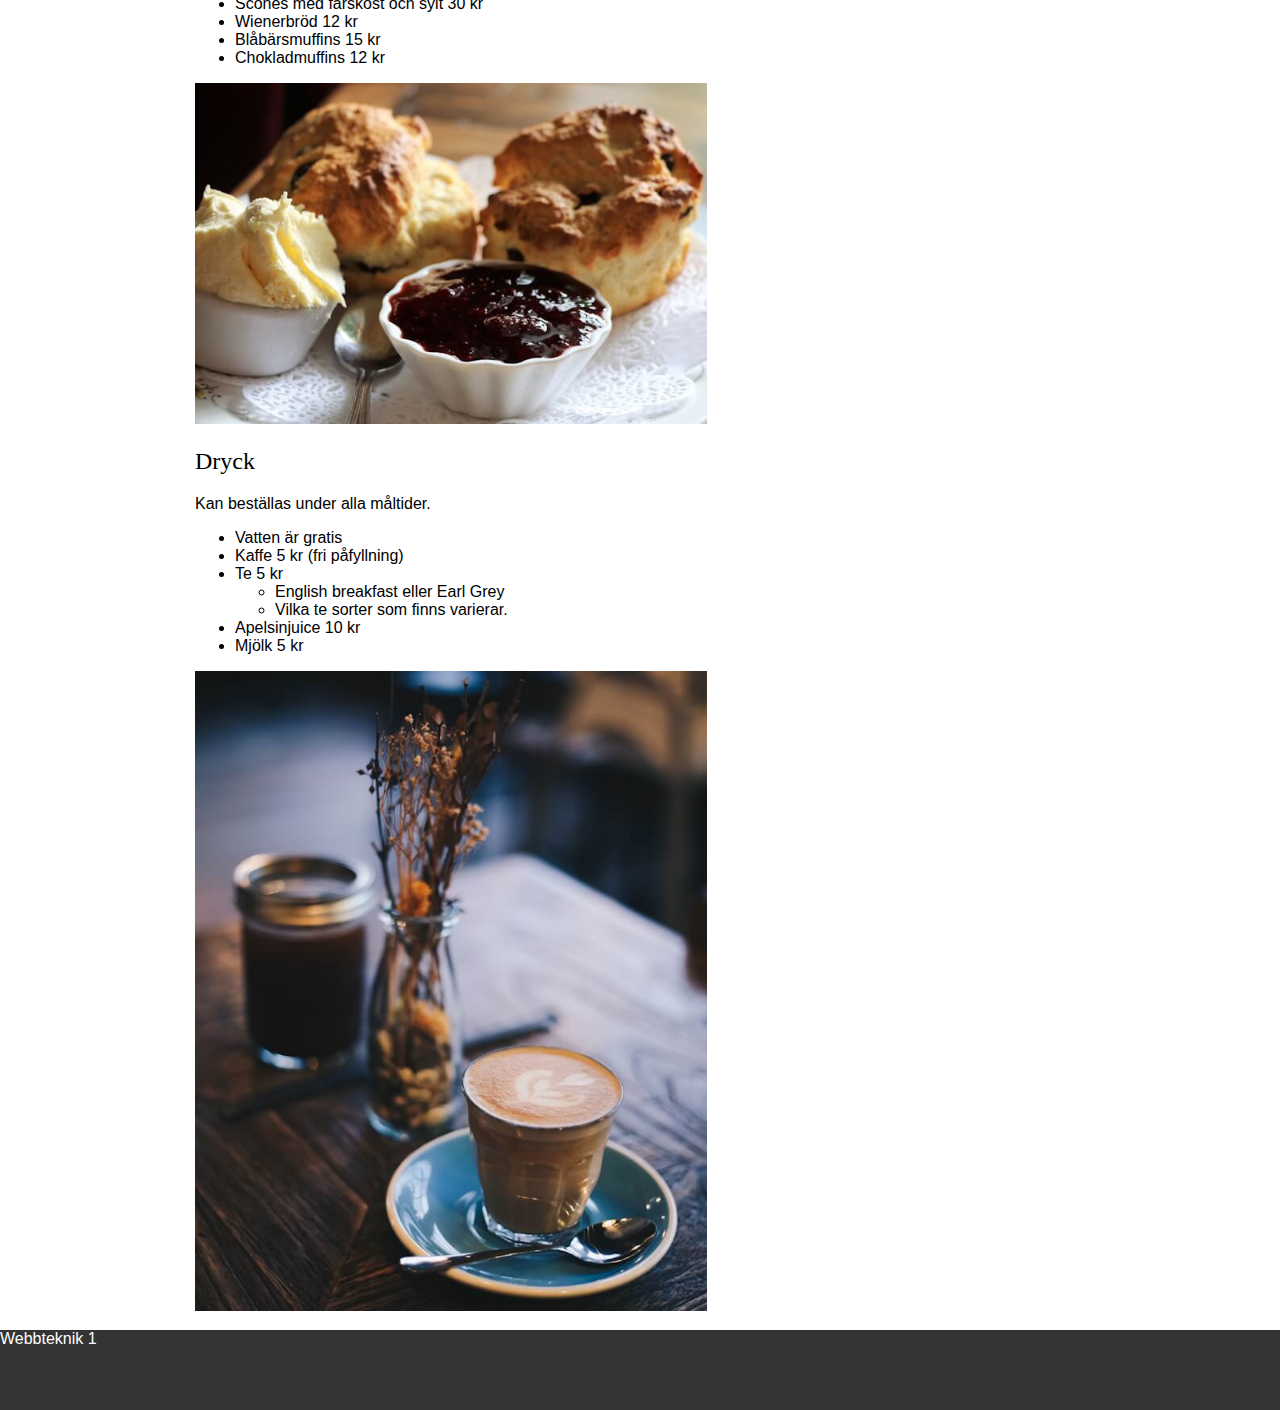
<file: restaurang/meny.html>
<!DOCTYPE html>
<html lang="sv">
<head>
  <meta charset="UTF-8">
  <meta name="viewport" content="width=device-width, initial-scale=1.0">
  <link rel="stylesheet" href="../css/style.css">
  <title>Meny - Sjögården</title>
</head>
<body>
  <header>
    <div class="logo">
      <a href="../" aria-label="startsida">Sjögården</a>
    </div>
    <div class="nav-button">
      <input type="checkbox" id="menu-button" class="nav-btn-input">
      <label for="menu-button" aria-label="Öppna meny"></label>
    </div>
    <nav class="nav-collapsible" id="global-nav">
      <ul class="nav-list">
        <li><a href="./" class="this-page">Restaurang</a></li>
        <li><a href="../hotell/">Hotell</a></li>
        <li><a href="../om/">Om oss</a></li>
      </ul>
    </nav>
    <div class="nav-button">
      <input type="checkbox" id="side-menu-btn" class="nav-btn-input">
      <label for="side-menu-btn" aria-label="Öppna sidomeny"></label>
    </div>
    <div class="breadcrumb"></div>
  </header>
  <main>
    <aside>
      <nav class="nav-collapsible" id="local-nav">
        <ul class="nav-list">
          <li><a href="./meny.html" class="this-page">Meny</a></li>
          <li><a href="./boka-bord.html">Boka bord</a></li>
        </ul>
      </nav>
    </aside>
    <div class="main-header">
      <section>
        <h1>Meny</h1>
        <p>Se vad som serveras till frukost, lunch, och afternoon tea.</p>
      </section>
    </div>
    <aside class="in-page-nav">
      <nav>
        <h2>Innehåll</h2>
        <ul class="nav-list">
          <li><a href="#frukost">Frukost</a></li>
          <li><a href="#lunch">Lunch</a></li>
          <li><a href="#afternoon-tea">Afternoon tea</a></li>
          <li><a href="#dryck">Dryck</a></li>
        </ul>
      </nav>
    </aside>
    <div class="main-body">
      <section>
        <h2 id="frukost">Frukost</h2>
        <p>Serveras kl 07:00 - 10:00 vardagar<br>kl 07:00 - 11:00 lördag och söndag</p>
        <ul>
          <li>Smörgås 30 kr
            <ul>
              <li>Välj mellan ost/skinka, brieost, eller växtbaserat.</li>
            </ul>
          </li>
          <li>Pannkakor 35 kr</li>
          <li>Våfflor 35 kr</li>
          <li>Havregrynsgröt 15 kr</li>
        </ul>
      </section>
      <div class="img-container">
        <img src="../img/breakfast-640.jpg" alt="våfflor"
            srcset="../img/breakfast-480.jpg 480w,
                    ../img/breakfast-640.jpg 640w,
                    ../img/breakfast-960.jpg 960w"
            sizes="(max-width: 779px) 100vw,
                   (max-width: 1139px) 50vw,
                   40vw">
      </div>
      <section>
        <h2 id="lunch">Lunch</h2>
        <p>Serveras kl 11:00 - 15:00 vardagar<br>kl 11:30 - 15:00 lördag och söndag</p>
        <ul>
          <li>Kycklingfilé med potatis 75 kr</li>
          <li>Torsk med ugnsbakad potatis 65 kr</li>
          <li>Pasta Penne med växtbaserad färssås 60 kr</li>
        </ul>
      </section>
      <div class="img-container">
        <img src="../img/chicken-640.jpg" alt="kyckling"
            srcset="../img/chicken-480.jpg 480w,
                    ../img/chicken-640.jpg 640w,
                    ../img/chicken-960.jpg 960w"
            sizes="(max-width: 779px) 100vw,
                   (max-width: 1139px) 50vw,
                   40vw">
      </div>
      <section>
        <h2 id="afternoon-tea">Afternoon tea</h2>
        <p>Serveras kl 16:00 - 18:00 vardagar<br>kl 16:00 - 19:00 lördag och söndag</p>
        <ul>
          <li>Scones med färskost och sylt 30 kr</li>
          <li>Wienerbröd 12 kr</li>
          <li>Blåbärsmuffins 15 kr</li>
          <li>Chokladmuffins 12 kr</li>
        </ul>
      </section>
      <div class="img-container">
        <img src="../img/scones-640.jpg" alt="scones"
            srcset="../img/scones-480.jpg 480w,
                    ../img/scones-640.jpg 640w,
                    ../img/scones-960.jpg 960w"
            sizes="(max-width: 779px) 100vw,
                   (max-width: 1139px) 50vw,
                   40vw">
      </div>
      <section>
        <h2 id="dryck">Dryck</h2>
        <p>Kan beställas under alla måltider.</p>
        <ul>
          <li>Vatten är gratis</li>
          <li>Kaffe 5 kr (fri påfyllning)</li>
          <li>Te 5 kr
            <ul>
              <li>English breakfast eller Earl Grey</li>
              <li>Vilka te sorter som finns varierar.</li>
            </ul>
          </li>
          <li>Apelsinjuice 10 kr</li>
          <li>Mjölk 5 kr</li>
        </ul>
      </section>
      <div class="img-container">
        <img src="../img/coffee-640.jpg" alt="scones"
            srcset="../img/coffee-480.jpg 480w,
                    ../img/coffee-640.jpg 640w,
                    ../img/coffee-960.jpg 960w"
            sizes="(max-width: 779px) 100vw,
                   (max-width: 1139px) 50vw,
                   40vw">
      </div>
    </div>
  </main>
  <footer>
    Webbteknik 1
  </footer>
</body>
</html>
</file>
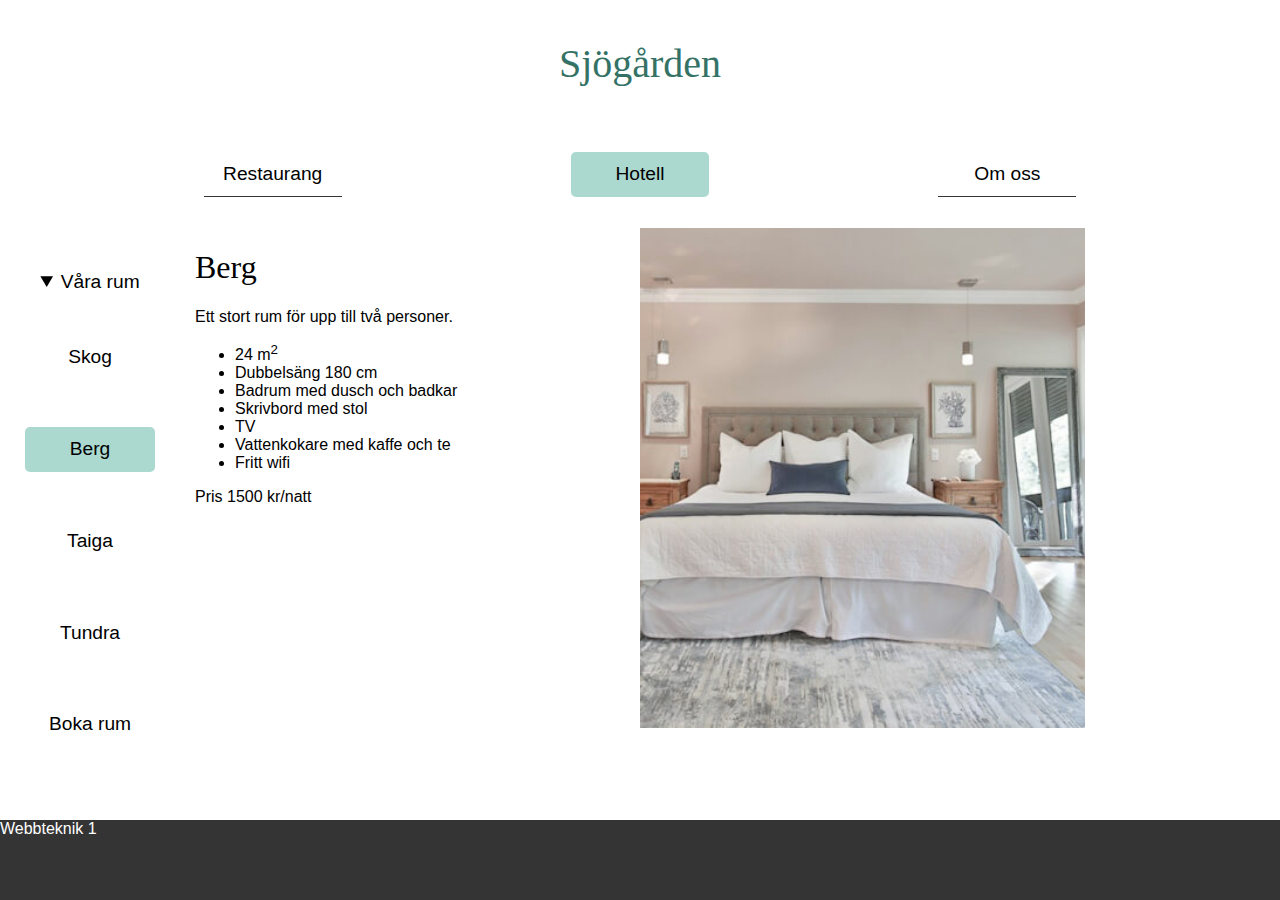
<file: hotell/rum/rum2.html>
<!DOCTYPE html>
<html lang="sv">
<head>
  <meta charset="UTF-8">
  <meta name="viewport" content="width=device-width, initial-scale=1.0">
  <link rel="stylesheet" href="../../css/style.css">
  <title>Berg - Sjögården</title>
</head>
<body>
  <header>
    <div class="logo">
      <a href="../../" aria-label="startsida">Sjögården</a>
    </div>
    <div class="nav-button">
      <input type="checkbox" id="menu-button" class="nav-btn-input">
      <label for="menu-button" aria-label="Öppna meny"></label>
    </div>
    <nav class="nav-collapsible" id="global-nav">
      <ul class="nav-list">
        <li><a href="../../restaurang/">Restaurang</a></li>
        <li><a href="../" class="this-page">Hotell</a></li>
        <li><a href="../../om/">Om oss</a></li>
      </ul>
    </nav>
    <div class="nav-button">
      <input type="checkbox" id="side-menu-btn" class="nav-btn-input">
      <label for="side-menu-btn" aria-label="Öppna sidomeny"></label>
    </div>
    <div class="breadcrumb"></div>
  </header>
  <main>
    <aside>
      <nav class="nav-collapsible" id="local-nav">
        <ul class="nav-list">
          <li><details open>
            <summary>Våra rum</summary>
            <ul class="nav-list">
              <li><a href="./index.html">Skog</a></li>
              <li><a href="./rum2.html" class="this-page">Berg</a></li>
              <li><a href="./rum3.html">Taiga</a></li>
              <li><a href="./rum4.html">Tundra</a></li>
            </ul>
          </details></li>
          <li><a href="../boka-rum.html">Boka rum</a></li>
        </ul>
      </nav>
    </aside>
    <div class="main-header">
      <section>
        <h1>Berg</h1>
        <p>Ett stort rum för upp till två personer.</p>
        <ul>
          <li>24 m<sup>2</sup></li>
          <li>Dubbelsäng 180 cm</li>
          <li>Badrum med dusch och badkar</li>
          <li>Skrivbord med stol</li>
          <li>TV</li>
          <li>Vattenkokare med kaffe och te</li>
          <li>Fritt wifi</li>
        </ul>
        <p>Pris 1500 kr/natt</p>
      </section>
      <div class="img-container">
        <img src="../../img/berg-room-640.jpg" alt="hotellrummet Berg"
        srcset="../../img/berg-room-480.jpg 480w,
                ../../img/berg-room-640.jpg 640w,
                ../../img/berg-room-960.jpg 960w"
        sizes="(max-width: 779px) 100vw,
               (max-width: 1139px) 50vw,
               40vw">
      </div>
    </div>
    <div class="main-body">
    </div>
  </main>
  <footer>
    Webbteknik 1
  </footer>
</body>
</html>
</file>
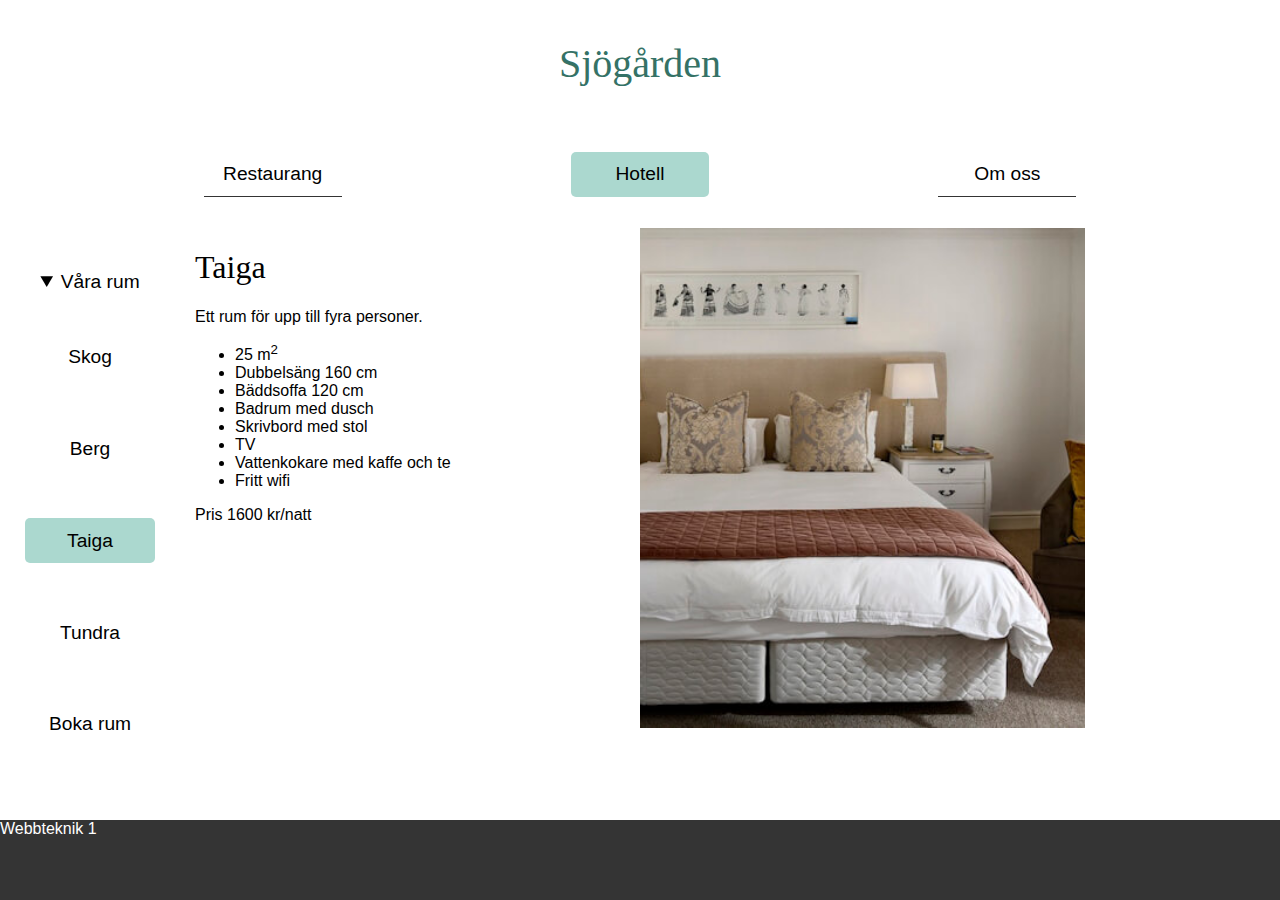
<file: hotell/rum/rum3.html>
<!DOCTYPE html>
<html lang="sv">
<head>
  <meta charset="UTF-8">
  <meta name="viewport" content="width=device-width, initial-scale=1.0">
  <link rel="stylesheet" href="../../css/style.css">
  <title>Taiga - Sjögården</title>
</head>
<body>
  <header>
    <div class="logo">
      <a href="../../" aria-label="startsida">Sjögården</a>
    </div>
    <div class="nav-button">
      <input type="checkbox" id="menu-button" class="nav-btn-input">
      <label for="menu-button" aria-label="Öppna meny"></label>
    </div>
    <nav class="nav-collapsible" id="global-nav">
      <ul class="nav-list">
        <li><a href="../../restaurang.html">Restaurang</a></li>
        <li><a href="../" class="this-page">Hotell</a></li>
        <li><a href="../../om/">Om oss</a></li>
      </ul>
    </nav>
    <div class="nav-button">
      <input type="checkbox" id="side-menu-btn" class="nav-btn-input">
      <label for="side-menu-btn" aria-label="Öppna sidomeny"></label>
    </div>
    <div class="breadcrumb"></div>
  </header>
  <main>
    <aside>
      <nav class="nav-collapsible" id="local-nav">
        <ul class="nav-list">
          <li><details open>
            <summary>Våra rum</summary>
            <ul class="nav-list">
              <li><a href="./index.html">Skog</a></li>
              <li><a href="./rum2.html">Berg</a></li>
              <li><a href="./rum3.html" class="this-page">Taiga</a></li>
              <li><a href="./rum4.html">Tundra</a></li>
            </ul>
          </details></li>
          <li><a href="../boka-rum.html">Boka rum</a></li>
        </ul>
      </nav>
    </aside>
    <div class="main-header">
      <section>
        <h1>Taiga</h1>
        <p>Ett rum för upp till fyra personer.</p>
        <ul>
          <li>25 m<sup>2</sup></li>
          <li>Dubbelsäng 160 cm</li>
          <li>Bäddsoffa 120 cm</li>
          <li>Badrum med dusch</li>
          <li>Skrivbord med stol</li>
          <li>TV</li>
          <li>Vattenkokare med kaffe och te</li>
          <li>Fritt wifi</li>
        </ul>
        <p>Pris 1600 kr/natt</p>
      </section>
      <div class="img-container">
        <img src="../../img/taiga-room-640.jpg" alt="hotellrummet Taiga"
        srcset="../../img/taiga-room-480.jpg 480w,
                ../../img/taiga-room-640.jpg 640w,
                ../../img/taiga-room-960.jpg 960w"
        sizes="(max-width: 779px) 100vw,
               (max-width: 1139px) 50vw,
               40vw">
      </div>
    </div>
    <div class="main-body">
    </div>
  </main>
  <footer>
    Webbteknik 1
  </footer>
</body>
</html>
</file>
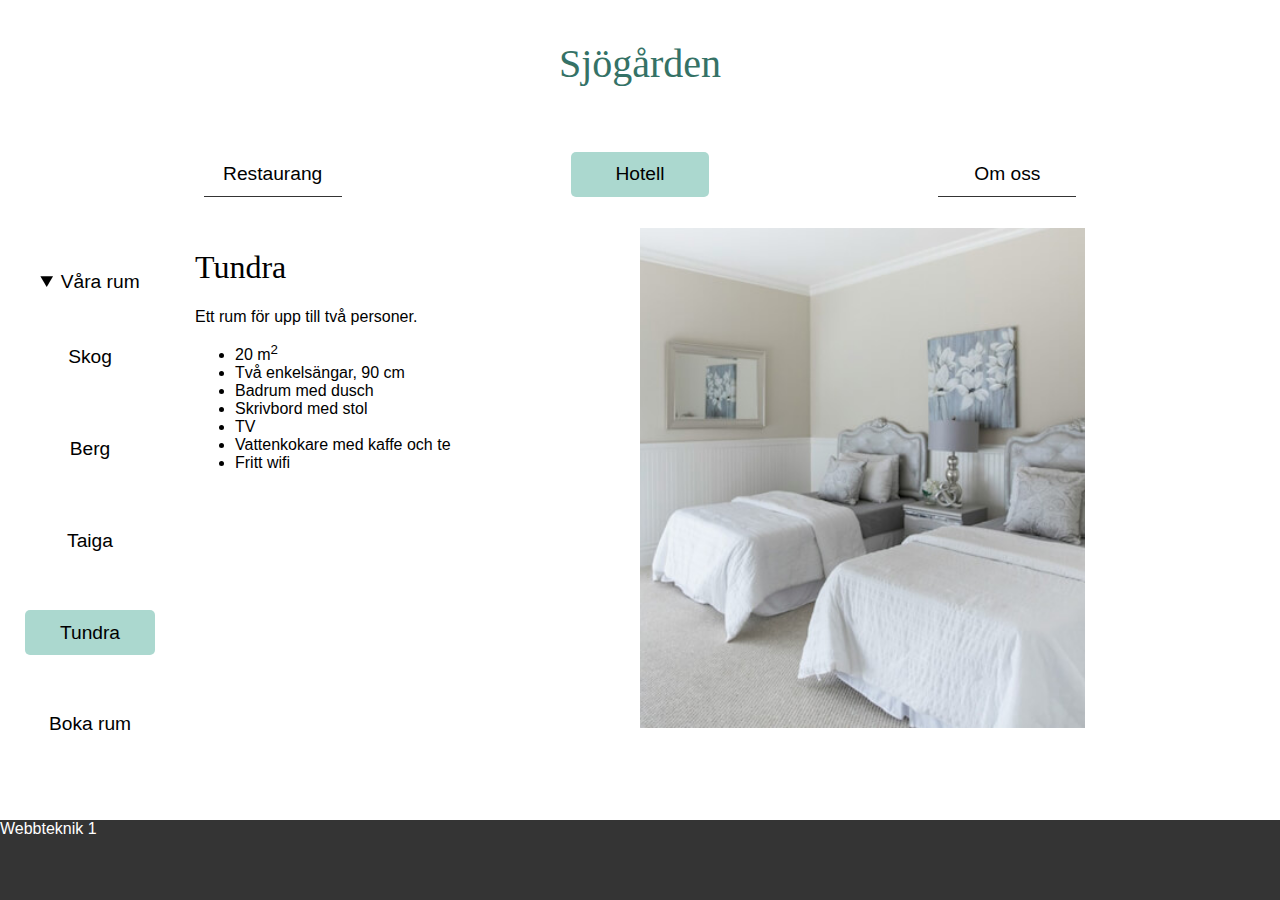
<file: hotell/rum/rum4.html>
<!DOCTYPE html>
<html lang="sv">
<head>
  <meta charset="UTF-8">
  <meta name="viewport" content="width=device-width, initial-scale=1.0">
  <link rel="stylesheet" href="../../css/style.css">
  <title>Tundra - Sjögården</title>
</head>
<body>
  <header>
    <div class="logo">
      <a href="../../" aria-label="startsida">Sjögården</a>
    </div>
    <div class="nav-button">
      <input type="checkbox" id="menu-button" class="nav-btn-input">
      <label for="menu-button" aria-label="Öppna meny"></label>
    </div>
    <nav class="nav-collapsible" id="global-nav">
      <ul class="nav-list">
        <li><a href="../../restaurang.html">Restaurang</a></li>
        <li><a href="../" class="this-page">Hotell</a></li>
        <li><a href="../../om/">Om oss</a></li>
      </ul>
    </nav>
    <div class="nav-button">
      <input type="checkbox" id="side-menu-btn" class="nav-btn-input">
      <label for="side-menu-btn" aria-label="Öppna sidomeny"></label>
    </div>
    <div class="breadcrumb"></div>
  </header>
  <main>
    <aside>
      <nav class="nav-collapsible" id="local-nav">
        <ul class="nav-list">
          <li><details open>
            <summary>Våra rum</summary>
            <ul class="nav-list">
              <li><a href="./index.html">Skog</a></li>
              <li><a href="./rum2.html">Berg</a></li>
              <li><a href="./rum3.html">Taiga</a></li>
              <li><a href="./rum4.html" class="this-page">Tundra</a></li>
            </ul>
          </details></li>
          <li><a href="../boka-rum.html">Boka rum</a></li>
        </ul>
      </nav>
    </aside>
    <div class="main-header">
      <section>
        <h1>Tundra</h1>
        <p>Ett rum för upp till två personer.</p>
        <ul>
          <li>20 m<sup>2</sup></li>
          <li>Två enkelsängar, 90 cm</li>
          <li>Badrum med dusch</li>
          <li>Skrivbord med stol</li>
          <li>TV</li>
          <li>Vattenkokare med kaffe och te</li>
          <li>Fritt wifi</li>
        </ul>
      </section>
      <div class="img-container">
        <img src="../../img/tundra-room-640.jpg" alt="hotellrummet Tundra"
        srcset="../../img/tundra-room-480.jpg 480w,
                ../../img/tundra-room-640.jpg 640w,
                ../../img/tundra-room-960.jpg 960w"
        sizes="(max-width: 779px) 100vw,
               (max-width: 1039px) 50vw,
               40vw">
      </div>
    </div>
    <div class="main-body">
    </div>
  </main>
  <footer>
    Webbteknik 1
  </footer>
</body>
</html>
</file>
<file: css/style.css>
html {
  font-size: 16px;
}

html, body {
  height: 100%;
}

html, body, nav, header, main, aside, footer, article, section, div {
  margin: 0;
  padding: 0;
  box-sizing: border-box;
}

/* Grid setup */

body {
  font-family: 'Lucida Sans Unicode', 'Lucida Grande', 'Lucida Sans', 'Lucida Sans Regular', Geneva, Verdana, sans-serif;
  display: grid;
  grid-template-columns: auto;
  grid-template-rows: min-content auto min-content;
  grid-template-areas:
    "header"
    "main"
    "footer";
}

h1, h2, h3, h4, h5, h6 {
  font-family: Georgia, 'Times New Roman', Times, serif;
  font-weight: normal;
}

footer {
  grid-area: footer;
  background-color: #343434;
}
footer, footer a:link, footer a:visited {
  color: #fff;
}

header {
  grid-area: header;
  display: grid;
  grid-template-columns: min-content auto min-content;
  grid-template-rows: auto auto min-content;
  grid-template-areas:
    "logo logo g-nav-btn"
    "g-nav g-nav g-nav"
    "side-nav-btn breadcrumb breadcrumb";
}
.logo {
  text-align: center;
  grid-area: logo;
  line-height: 4em;
}
#global-nav {
  grid-area: g-nav;
}
.nav-button:has(> #menu-button) {
  grid-area: g-nav-btn;
}
header .breadcrumb {
  grid-area: breadcrumb;
}
.nav-button:has(> #side-menu-btn) {
  grid-area: side-nav-btn;
}

.logo a {
  font-family: Georgia, 'Times New Roman', Times, serif;
  display: inline-block;
  font-size: 2.5rem;
  text-decoration: none;
  color: #357266;
}

main {
  grid-area: main;
  display: grid;
  grid-template-columns: auto;
  grid-template-rows: min-content min-content min-content auto;
  grid-template-areas:
    "l-nav"
    "main-header"
    "in-page-nav"
    "main-body";
}
aside:has(> #local-nav) {
  grid-area: l-nav;
  padding: 15px;
}
.main-header {
  grid-area: main-header;
  padding: 15px;
  justify-content: center;
}
.main-body {
  grid-area: main-body;
  padding: 15px;
  justify-content: center;
}
.in-page-nav {
  grid-area: in-page-nav;
  padding: 15px;
}

/* Navigering */

nav ul {
  list-style: none;
}
.nav-button {
  height: 4em;
  width: 4em;
  position: relative;
}
.nav-button label {
  display: inline-block;
  cursor: pointer;
  background-size: contain;
  position:absolute;
  height:2em;
  top:50%;
  margin-top:-1em;
  width: 2em;
  left: 50%;
  margin-left: -1em;
}
.nav-collapsible .nav-list, .nav-button input {
  display: none;
}
.nav-button:has(> #menu-button:checked) ~ #global-nav .nav-list,
header:has(> .nav-button > #side-menu-btn:checked) ~ main .nav-collapsible .nav-list {
  display: flex;
  position: absolute;
  z-index: 1000;
}
.nav-button:has(> #menu-button:checked) ~ #global-nav .nav-list {
  z-index: 2000;
}
header:has(> .nav-button > #side-menu-btn:checked) ~ main .nav-collapsible details .nav-list {
  position: relative;
}
.nav-list {
  width: 100%;
  height: auto;
  align-items: normal;
  padding: 0;
  flex-direction: column;
  gap: 1em;
  text-align: center;
  background-color: #fff;
}
.nav-list a, .nav-list summary {
  margin: 0.8em 0.5em;
  padding: 0.6em;
  text-decoration: none;
  font-size: 1.2rem;
  display: block;
  border-bottom: 1px solid #343434;
}
.nav-list a:link, .nav-list a:visited {
  color: #000;
  font-weight: normal;
}
.nav-list a:hover, .nav-list summary:hover {
  background-color: #f7f7f8;
  cursor: pointer;
}
.nav-list a:hover {
  text-decoration: underline;
}
.nav-list summary {
  display: list-item;
}
.nav-list summary a {
  margin: 0;
  padding: 0;
  display: inline;
  border: none;
}
a.this-page {
  background-color: #ABD8CF;
  border: none;
  border-radius: 5px;
}
#menu-button ~ label {
  background-image: url(../img/menu-burger.svg);
}
#side-menu-btn ~ label {
  background-image: url(../img/menu.svg);
}
#side-menu-btn:checked ~ label {
  background-image: url(../img/menu-open.svg);
}

.in-page-nav .nav-list {
  text-align: start;
}
.in-page-nav .nav-list a {
  font-size: 1rem;
  margin: 0;
  border: none;
}

form button {
  font-size: inherit;
  font-family: inherit;
  padding: 0.6em;
}
form button:hover {
  cursor: pointer;
}

/* Bilder */

.img-collection {
  display: grid;
  height: 200px;
  gap: 5px;
  grid-template-columns: repeat(3, 1fr);
  grid-auto-rows: 100px;
}
.main-header {
  display: flex;
  flex-wrap: wrap;
  flex-direction: column;
}
.main-header img {
  width: 100%;
  height: 100%;
  object-fit: cover;
  overflow: hidden;
}
.img-collection .main-img {
  grid-column: span 3;
}
.img-collection .horizontal-img {
  grid-column: span 2;
}
.img-collection .small-img {
  grid-column: span 1;
}
.main-header section {
  flex: 1 2 auto;
}
.main-header .img-container {
  flex: 1 2 auto;
  max-height: 500px;
}


@media screen and (min-width: 780px) {
  main {
    grid-template-columns: minmax(480px, auto) minmax(180px, 0.6fr);
    grid-template-rows: min-content min-content auto;
    grid-template-areas:
      "l-nav l-nav"
      "main-header  in-page-nav"
      "main-body    in-page-nav"
  }
  .img-collection {
    height: 400px;
    grid-auto-rows: 200px;
  }
  main:not(:has(> .in-page-nav)) .main-header, main:not(:has(> .in-page-nav)) .main-body {
    grid-column: span 2;
  }
  .main-header {
    flex-direction: row;
  }
  .main-header section {
    flex-basis: 375px;
  }
  .main-header .img-container {
    flex-basis: 375px;
  }
}

@media screen and (min-width: 1140px) {
  body {
    grid-template-columns: auto minmax(1140px, 1920px) auto;
    grid-template-rows: min-content auto min-content;
    grid-template-areas:
      "header header  header"
      ". main ."
      "footer footer  footer";
  }
  header {
    grid-template-columns: auto;
    grid-template-rows: auto auto min-content;
    grid-template-areas:
      "logo"
      "g-nav"
      "breadcrumb";
  }
  main {
    justify-self: center;
    grid-template-columns: minmax(180px, 0.3fr) minmax(780px, 1200px) minmax(180px, 0.3fr);
    grid-template-rows: min-content auto;
    grid-template-areas:
      "l-nav main-header in-page-nav"
      "l-nav main-body   in-page-nav"
  }
  main:not(:has(> .in-page-nav)) .main-header, main:not(:has(> .in-page-nav)) .main-body {
    grid-column: span 1;
  }
  .main-header .img-container {
    min-height: 500px;
  }
  .logo {
    line-height: 8em;
  }
  .nav-button {
    display: none;
  }
  .nav-collapsible .nav-list,
  .nav-button:has(> #menu-button:checked) ~ #global-nav .nav-list,
  header:has(> .nav-button > #side-menu-btn:checked) ~ main .nav-collapsible .nav-list {
    display: flex;
    position: relative;
  }
  #global-nav .nav-list {
    flex-direction: row;
    margin: 0;
    align-items: center;
    justify-content: space-evenly;
  }
  #global-nav a {
    width: 6em;
  }
  .img-collection {
    height: 450px;
    grid-template-rows: 250px 200px;
  }
  #local-nav {
    display: flex;
    justify-content: center;
  }
  #local-nav a, #local-nav summary {
    border: none;
  }
  footer {
    height: 5em;
  }
}

@media screen and (min-width: 3840px) {
  body {
    grid-template-columns: auto minmax(1920px, 2400px) auto;
  }
  main {
    grid-template-columns: minmax(180px, 0.3fr) minmax(1200px, 1920px) minmax(180px, 0.3fr);
  }
  .img-collection {
    height: 800px;
    grid-template-rows: 600px 200px;
  }
}
</file>
